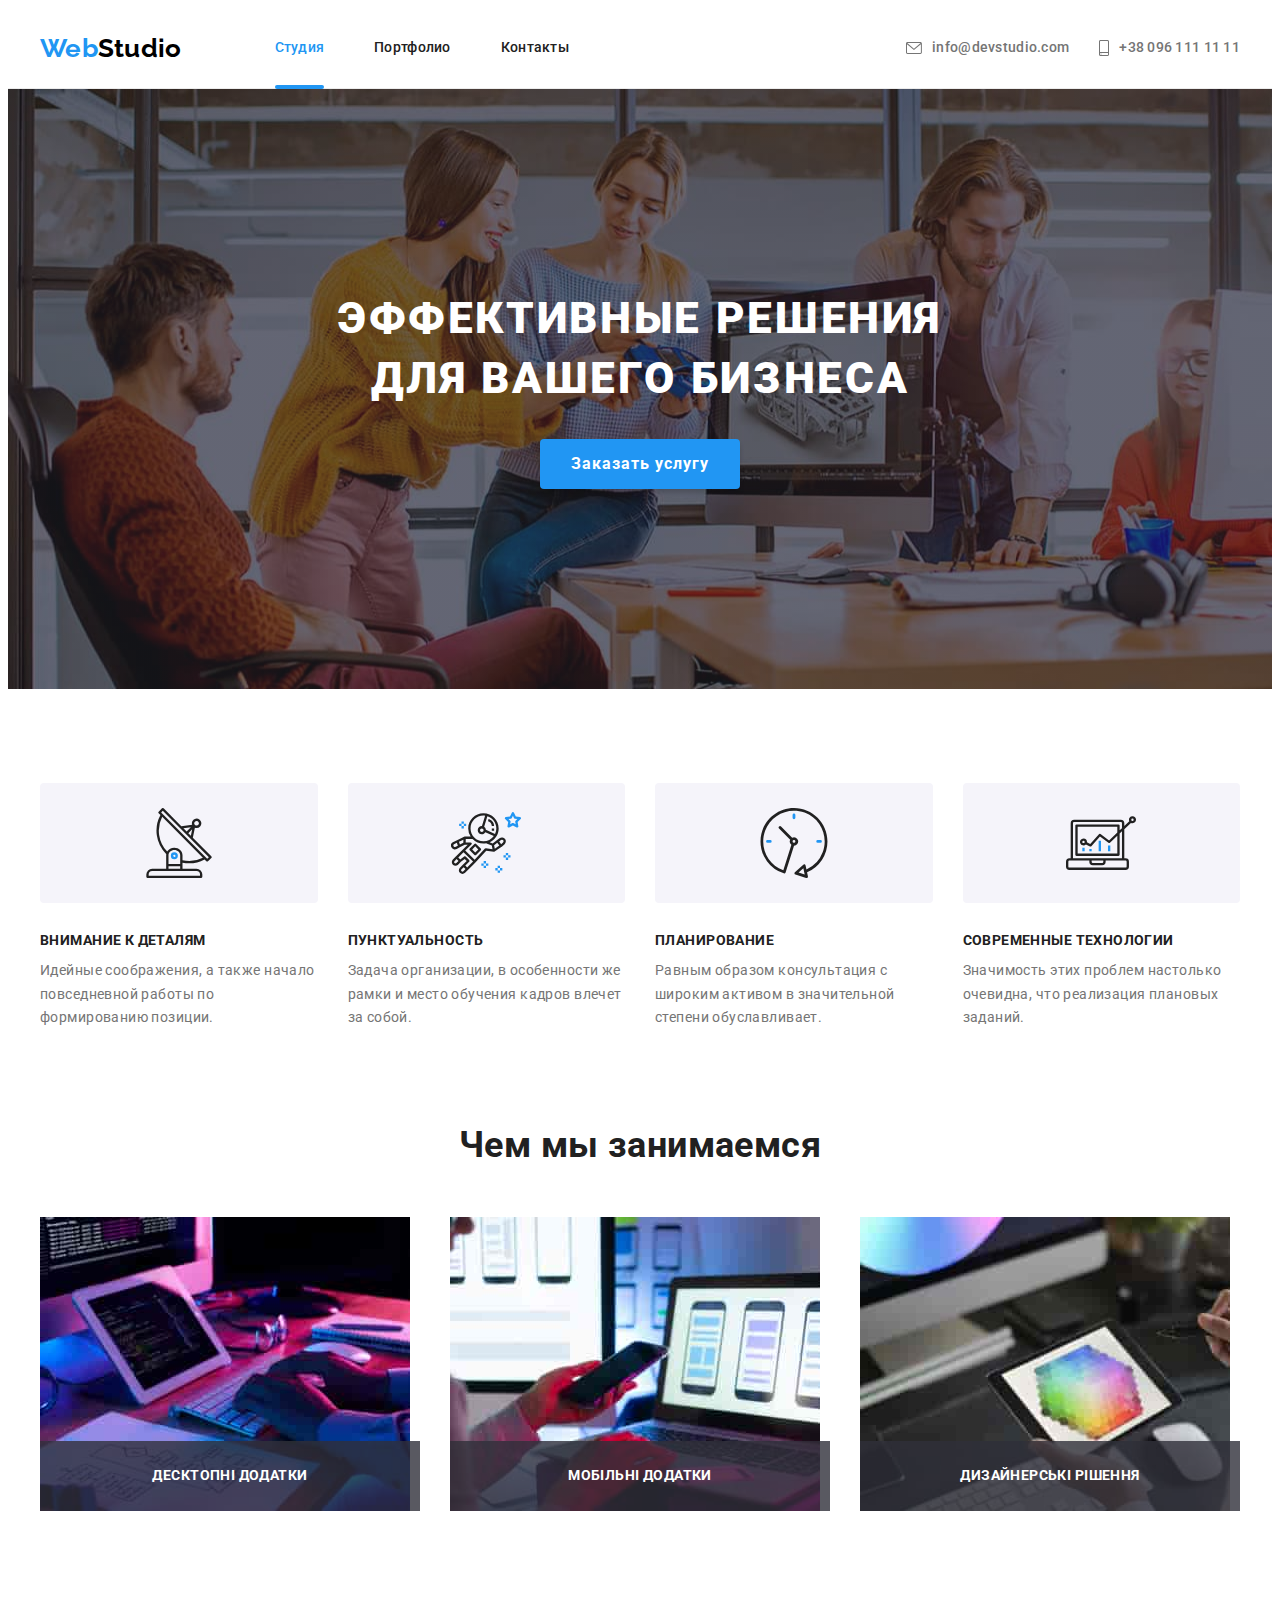
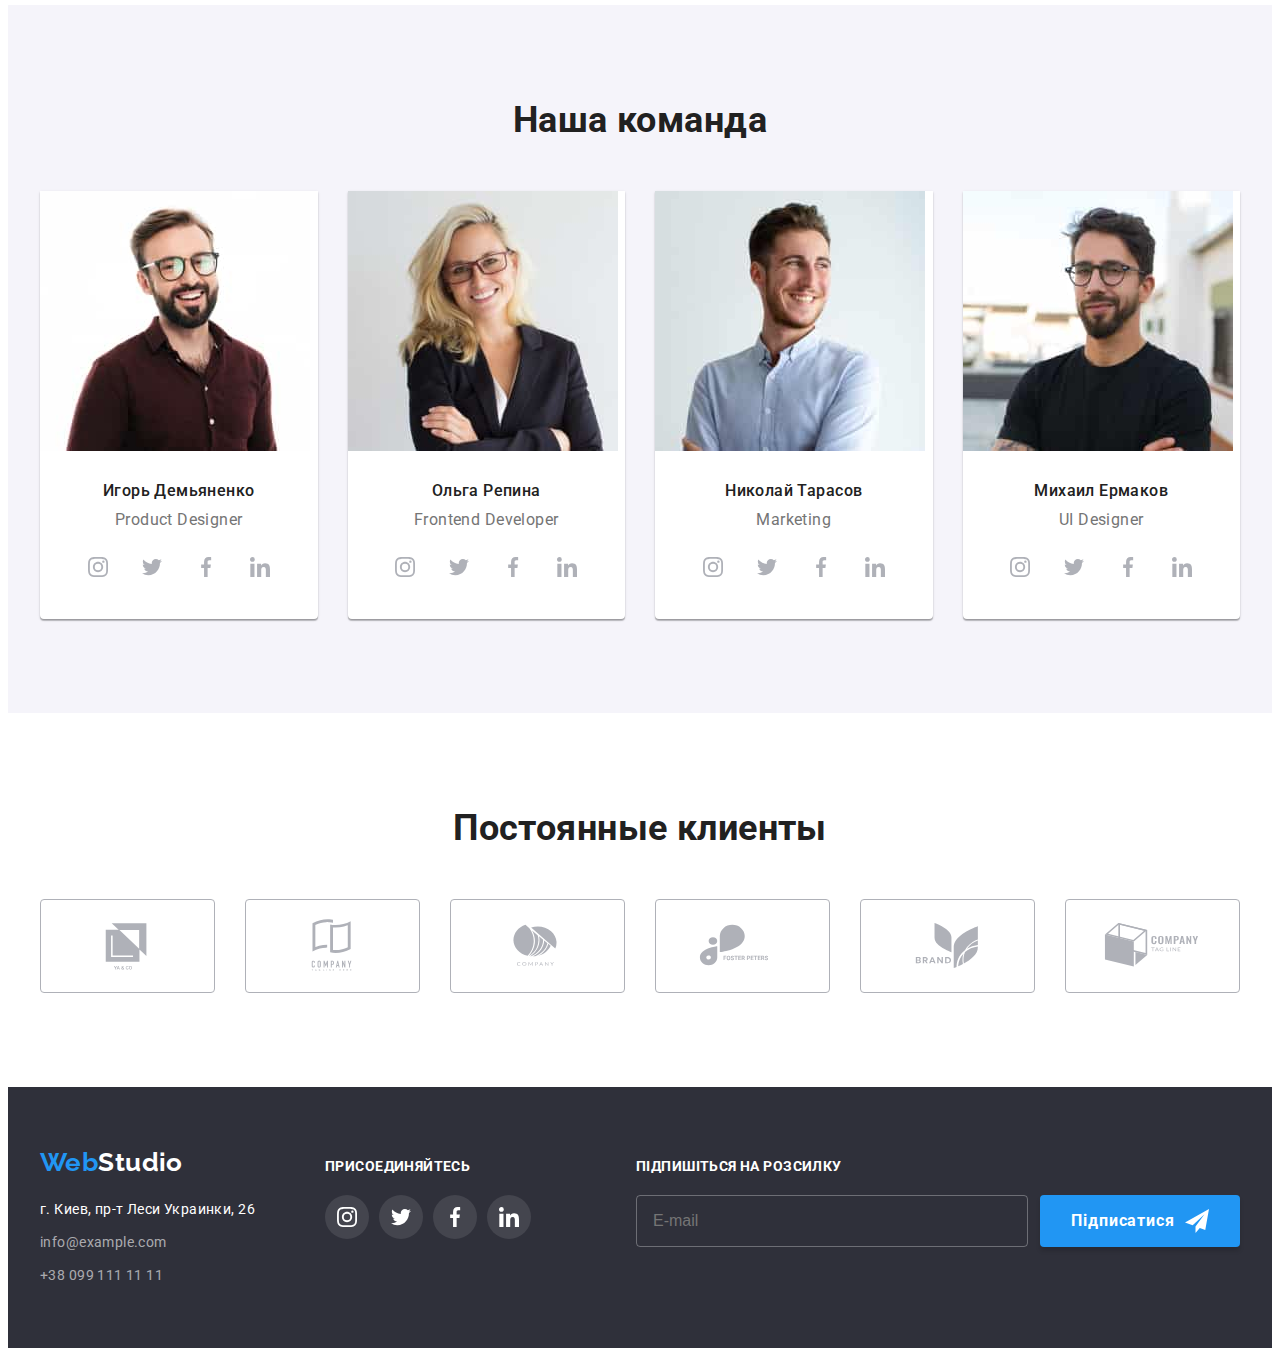
<file: index.html>
<!DOCTYPE html>
<html lang="ru">
  <head>
    <meta charset="UTF-8" />
    <meta http-equiv="X-UA-Compatible" content="IE=edge" />
    <meta name="viewport" content="width=device-width, initial-scale=1.0" />
    <title>Document</title>
    <!-- Fonts -->
    <link rel="preconnect" href="https://fonts.googleapis.com" />
    <link rel="preconnect" href="https://fonts.gstatic.com" crossorigin />
    <link
      href="https://fonts.googleapis.com/css2?family=Raleway:wght@700&family=Roboto:wght@400;500;700;900&display=swap"
      rel="stylesheet"
    />
    <!-- Normalize -->
    <link
      rel="stylesheet"
      href="https://cdnjs.cloudflare.com/ajax/libs/modern-normalize/1.1.0/modern-normalize.min.css"
      integrity="sha512-wpPYUAdjBVSE4KJnH1VR1HeZfpl1ub8YT/NKx4PuQ5NmX2tKuGu6U/JRp5y+Y8XG2tV+wKQpNHVUX03MfMFn9Q=="
      crossorigin="anonymous"
      referrerpolicy="no-referrer"
    />
    <!-- Custom styles -->
    <link rel="stylesheet" href="./css/styles.css" />
  </head>

  <body>
    <!-- Шапка сайта -->
    <header class="header">
      <div class="container header-container">
        <a class="link logo" href="">Web<span class="logo-header">Studio</span></a>
        <nav class="nav">
          <ul class="list header-list">
            <li><a class="link nav-link active" href="">Студия</a></li>
            <li><a class="link nav-link" href="./portfolio.html">Портфолио</a></li>
            <li><a class="link nav-link" href="">Контакты</a></li>
          </ul>
        </nav>
        <ul class="list header-contacts">
          <li class="contact-item">
            <a class="link contacts-link" href="mailto:info@devstudio.com" aria-label="mail">
              <svg class="contacts-icon" width="16" height="12">
                <use href="./images/icons.svg#envelope"></use>
              </svg>
              info@devstudio.com</a
            >
          </li>
          <li class="contact-item">
            <a class="link contacts-link" href="tel:+380961111111" aria-label="phone">
              <svg class="contacts-icon" width="10" height="16">
                <use href="./images/icons.svg#smartphone"></use>
              </svg>
              +38 096 111 11 11</a
            >
          </li>
        </ul>
      </div>
    </header>
    <main>
      <!-- Hero -->
      <section class="hero">
        <div class="container">
          <h1 class="hero-title">Эффективные решения для вашего бизнеса</h1>
          <button class="btn hero-btn" type="button" data-modal-open>Заказать услугу</button>
        </div>
      </section>
      <!-- Контент -->
      <section class="section">
        <div class="container">
          <h2 class="visually-hidden">Описание</h2>
          <ul class="list card-set description-list">
            <li class="card-item">
              <div class="description-box">
                <svg class="" width="70" height="70">
                  <use href="./images/icons.svg#antenna"></use>
                </svg>
              </div>
              <h3 class="description-item">Внимание к деталям</h3>
              <p>
                Идейные соображения, а также начало повседневной работы по формированию позиции.
              </p>
            </li>
            <li class="card-item">
              <div class="description-box">
                <svg class="" width="70" height="70">
                  <use href="./images/icons.svg#astronaut"></use>
                </svg>
              </div>
              <h3 class="description-item">Пунктуальность</h3>
              <p>
                Задача организации, в особенности же рамки и место обучения кадров влечет за собой.
              </p>
            </li>
            <li class="card-item">
              <div class="description-box">
                <svg class="" width="70" height="70">
                  <use href="./images/icons.svg#clock"></use>
                </svg>
              </div>
              <h3 class="description-item">Планирование</h3>
              <p>
                Равным образом консультация с широким активом в значительной степени обуславливает.
              </p>
            </li>
            <li class="card-item">
              <div class="description-box">
                <svg class="" width="70" height="70">
                  <use href="./images/icons.svg#diagram"></use>
                </svg>
              </div>
              <h3 class="description-item">Современные технологии</h3>
              <p>Значимость этих проблем настолько очевидна, что реализация плановых заданий.</p>
            </li>
          </ul>
        </div>
      </section>
      <!-- About -->
      <section class="section about">
        <div class="container">
          <h2 class="section-title">Чем мы занимаемся</h2>
          <ul class="list about-list card-set">
            <li class="card-item">
              <img src="./images/about/img1.jpg" alt="Набирает код" width="370" height="294" />
              <div class="about-title">
                <p>Десктопні додатки</p>
              </div>
            </li>
            <li class="card-item">
              <img src="./images/about/img2.jpg" alt="Листает ленту" width="370" height="294" />
              <div class="about-title">
                <p>Мобільні додатки</p>
              </div>
            </li>
            <li class="card-item">
              <img src="./images/about/img3.jpg" alt="Играет в игру" width="370" height="294" />
              <div class="about-title">
                <p>Дизайнерські рішення</p>
              </div>
            </li>
          </ul>
        </div>
      </section>
      <!-- Teem -->
      <section class="team section">
        <div class="container">
          <h2 class="section-title">Наша команда</h2>
          <ul class="list card-set">
            <li class="team-card card-item">
              <img
                class="team-foto"
                src="./images/teem/tm1.jpg"
                alt="Игорь Демьяненко"
                width="270"
                height="260"
              />
              <h3 class="team-name">Игорь Демьяненко</h3>
              <p class="team-prof">Product Designer</p>
              <ul class="list social">
                <li class="social-item">
                  <a
                    class="link social-link"
                    href=""
                    target="_blank"
                    rel="noopener noreferrer"
                    aria-label="instagram"
                  >
                    <svg class="team-icon" width="20" height="20">
                      <use href="./images/icons.svg#instagram"></use>
                    </svg>
                  </a>
                </li>
                <li class="social-item">
                  <a
                    class="link social-link"
                    href=""
                    target="_blank"
                    rel="noopener noreferrer"
                    aria-label="twitter"
                  >
                    <svg class="team-icon" width="20" height="20">
                      <use href="./images/icons.svg#twitter"></use>
                    </svg>
                  </a>
                </li>
                <li class="social-item">
                  <a
                    class="link social-link"
                    href=""
                    target="_blank"
                    rel="noopener noreferrer"
                    aria-label="facebook"
                  >
                    <svg class="team-icon" width="20" height="20">
                      <use href="./images/icons.svg#facebook"></use>
                    </svg>
                  </a>
                </li>
                <li class="social-item">
                  <a
                    class="link social-link"
                    href=""
                    target="_blank"
                    rel="noopener noreferrer"
                    aria-label="linkedin"
                  >
                    <svg class="team-icon" width="20" height="20">
                      <use href="./images/icons.svg#linkedin"></use>
                    </svg>
                  </a>
                </li>
              </ul>
            </li>
            <li class="team-card card-item">
              <img
                class="team-foto"
                src="./images/teem/tm2.jpg"
                alt="Ольга Репина"
                width="270"
                height="260"
              />
              <h3 class="team-name">Ольга Репина</h3>
              <p class="team-prof">Frontend Developer</p>
              <ul class="list social">
                <li class="social-item">
                  <a
                    class="link social-link"
                    href=""
                    target="_blank"
                    rel="noopener noreferrer"
                    aria-label="instagram"
                  >
                    <svg class="team-icon" width="20" height="20">
                      <use href="./images/icons.svg#instagram"></use>
                    </svg>
                  </a>
                </li>
                <li class="social-item">
                  <a
                    class="link social-link"
                    href=""
                    target="_blank"
                    rel="noopener noreferrer"
                    aria-label="twitter"
                  >
                    <svg class="team-icon" width="20" height="20">
                      <use href="./images/icons.svg#twitter"></use>
                    </svg>
                  </a>
                </li>
                <li class="social-item">
                  <a
                    class="link social-link"
                    href=""
                    target="_blank"
                    rel="noopener noreferrer"
                    aria-label="facebook"
                  >
                    <svg class="team-icon" width="20" height="20">
                      <use href="./images/icons.svg#facebook"></use>
                    </svg>
                  </a>
                </li>
                <li class="social-item">
                  <a
                    class="link social-link"
                    href=""
                    target="_blank"
                    rel="noopener noreferrer"
                    aria-label="linkedin"
                  >
                    <svg class="team-icon" width="20" height="20">
                      <use href="./images/icons.svg#linkedin"></use>
                    </svg>
                  </a>
                </li>
              </ul>
            </li>
            <li class="team-card card-item">
              <img
                class="team-foto"
                src="./images/teem/tm3.jpg"
                alt="Николай Тарасов"
                width="270"
                height="260"
              />
              <h3 class="team-name">Николай Тарасов</h3>
              <p class="team-prof">Marketing</p>
              <ul class="list social">
                <li class="social-item">
                  <a
                    class="link social-link"
                    href=""
                    target="_blank"
                    rel="noopener noreferrer"
                    aria-label="instagram"
                  >
                    <svg class="team-icon" width="20" height="20">
                      <use href="./images/icons.svg#instagram"></use>
                    </svg>
                  </a>
                </li>
                <li class="social-item">
                  <a
                    class="link social-link"
                    href=""
                    target="_blank"
                    rel="noopener noreferrer"
                    aria-label="twitter"
                  >
                    <svg class="team-icon" width="20" height="20">
                      <use href="./images/icons.svg#twitter"></use>
                    </svg>
                  </a>
                </li>
                <li class="social-item">
                  <a
                    class="link social-link"
                    href=""
                    target="_blank"
                    rel="noopener noreferrer"
                    aria-label="facebook"
                  >
                    <svg class="team-icon" width="20" height="20">
                      <use href="./images/icons.svg#facebook"></use>
                    </svg>
                  </a>
                </li>
                <li class="social-item">
                  <a
                    class="link social-link"
                    href=""
                    target="_blank"
                    rel="noopener noreferrer"
                    aria-label="linkedin"
                  >
                    <svg class="team-icon" width="20" height="20">
                      <use href="./images/icons.svg#linkedin"></use>
                    </svg>
                  </a>
                </li>
              </ul>
            </li>
            <li class="team-card card-item">
              <img
                class="team-foto"
                src="./images/teem/tm4.jpg"
                alt="Михаил Ермаков"
                width="270"
                height="260"
              />
              <h3 class="team-name">Михаил Ермаков</h3>
              <p class="team-prof">UI Designer</p>
              <ul class="list social">
                <li class="social-item">
                  <a
                    class="link social-link"
                    href=""
                    target="_blank"
                    rel="noopener noreferrer"
                    aria-label="instagram"
                  >
                    <svg class="team-icon" width="20" height="20">
                      <use href="./images/icons.svg#instagram"></use>
                    </svg>
                  </a>
                </li>
                <li class="social-item">
                  <a
                    class="link social-link"
                    href=""
                    target="_blank"
                    rel="noopener noreferrer"
                    aria-label="twitter"
                  >
                    <svg class="team-icon" width="20" height="20">
                      <use href="./images/icons.svg#twitter"></use>
                    </svg>
                  </a>
                </li>
                <li class="social-item">
                  <a
                    class="link social-link"
                    href=""
                    target="_blank"
                    rel="noopener noreferrer"
                    aria-label="facebook"
                  >
                    <svg class="team-icon" width="20" height="20">
                      <use href="./images/icons.svg#facebook"></use>
                    </svg>
                  </a>
                </li>
                <li class="social-item">
                  <a
                    class="link social-link"
                    href=""
                    target="_blank"
                    rel="noopener noreferrer"
                    aria-label="linkedin"
                  >
                    <svg class="team-icon" width="20" height="20">
                      <use href="./images/icons.svg#linkedin"></use>
                    </svg>
                  </a>
                </li>
              </ul>
            </li>
          </ul>
        </div>
      </section>
      <!-- Клиенты -->
      <section class="section">
        <div class="container">
          <h2 class="section-title">Постоянные клиенты</h2>
          <ul class="list card-set client-list">
            <li class="card-item">
              <a class="link client-link" href="" aria-label="logo">
                <svg class="client-icon" width="106" height="60">
                  <use href="./images/icons.svg#logo1"></use>
                </svg>
              </a>
            </li>
            <li class="card-item">
              <a class="link client-link" href="" aria-label="logo">
                <svg class="client-icon" width="106" height="60">
                  <use href="./images/icons.svg#logo2"></use>
                </svg>
              </a>
            </li>
            <li class="card-item">
              <a class="link client-link" href="" aria-label="logo">
                <svg class="client-icon" width="106" height="60">
                  <use href="./images/icons.svg#logo3"></use>
                </svg>
              </a>
            </li>
            <li class="card-item">
              <a class="link client-link" href="" aria-label="logo">
                <svg class="client-icon" width="106" height="60">
                  <use href="./images/icons.svg#logo4"></use>
                </svg>
              </a>
            </li>
            <li class="card-item">
              <a class="link client-link" href="" aria-label="logo">
                <svg class="client-icon" width="106" height="60">
                  <use href="./images/icons.svg#logo5"></use>
                </svg>
              </a>
            </li>
            <li class="card-item">
              <a class="link client-link" href="" aria-label="logo">
                <svg class="client-icon" width="106" height="60">
                  <use href="./images/icons.svg#logo6"></use>
                </svg>
              </a>
            </li>
          </ul>
        </div>
      </section>
    </main>
    <footer class="footer">
      <div class="container footer-box">
        <div class="footer-content">
          <a class="link logo" href="">Web<span class="logo-footer">Studio</span></a>
          <address class="address">
            <ul class="list address-list">
              <li>
                <a
                  class="link address-link"
                  href="https://goo.gl/maps/Pd6uUxVSm1AgarqQ9"
                  target="_blank"
                  rel="noopener noreferrer"
                  >г. Киев, пр-т Леси Украинки, 26</a
                >
              </li>
              <li>
                <a class="link address-link" href="mailto:info@example.com">info@example.com</a>
              </li>
              <li><a class="link address-link" href="tel:+380991111111">+38 099 111 11 11</a></li>
            </ul>
          </address>
        </div>
        <div class="footer-content">
          <h2 class="footer-title">Присоединяйтесь</h2>
          <ul class="list social">
            <li>
              <a
                class="link social-link"
                href=""
                target="_blank"
                rel="noopener noreferrer"
                aria-label="instagram"
              >
                <svg class="footer-icon" width="20" height="20">
                  <use href="./images/icons.svg#instagram"></use>
                </svg>
              </a>
            </li>
            <li>
              <a
                class="link social-link"
                href=""
                target="_blank"
                rel="noopener noreferrer"
                aria-label="twitter"
              >
                <svg class="footer-icon" width="20" height="20">
                  <use href="./images/icons.svg#twitter"></use>
                </svg>
              </a>
            </li>
            <li>
              <a
                class="link social-link"
                href=""
                target="_blank"
                rel="noopener noreferrer"
                aria-label="facebook"
              >
                <svg class="footer-icon" width="20" height="20">
                  <use href="./images/icons.svg#facebook"></use>
                </svg>
              </a>
            </li>
            <li>
              <a
                class="link social-link"
                href=""
                target="_blank"
                rel="noopener noreferrer"
                aria-label="linkedin"
              >
                <svg class="footer-icon" width="20" height="20">
                  <use href="./images/icons.svg#linkedin"></use>
                </svg>
              </a>
            </li>
          </ul>
        </div>
        <div class="footer-content">
          <h2 class="footer-title">Підпишіться на розсилку</h2>
          <form class="send">
            <label class="footer-lable">
              <input class="send-input" type="email" name="send-email" placeholder="E-mail" />
            </label>
            <button class="btn hero-btn send-btn" type="submit">
              Підписатися
              <svg width="24" height="24">
                <use href="./images/icons.svg#icon-send"></use>
              </svg>
            </button>
          </form>
        </div>
      </div>
    </footer>
    <!-- Modal window -->
    <div class="backdrop is-hidden" data-modal>
      <div class="modal">
        <button class="modal-btn" type="button" data-modal-close>
          <svg class="modal-icon" width="18" height="18">
            <use href="./images/icons.svg#close"></use>
          </svg>
        </button>
        <form class="reqister-form">
          <strong class="reqister-form-title">Залиште свої дані, ми вам передзвонимо</strong>
          <div class="reqister-form-group" role="group">
            <label class="reqister-form-wrap">
              <span class="reqister-form-label">Ім'я</span>
              <span class="position-icon">
                <input class="reqister-form-input" name="name" type="text" />
                <svg class="reqister-form-icon" width="18" height="18">
                  <use href="./images/icons.svg#name"></use>
                </svg>
              </span>
            </label>
            <label class="reqister-form-wrap">
              <span class="reqister-form-label">Телефон</span>
              <span class="position-icon">
                <input class="reqister-form-input" name="phone" type="tel" />
                <svg class="reqister-form-icon" width="18" height="18">
                  <use href="./images/icons.svg#phone"></use>
                </svg>
              </span>
            </label>
            <label class="reqister-form-wrap">
              <span class="reqister-form-label">Пошта</span>
              <span class="position-icon">
                <input class="reqister-form-input" name="email" type="email" />
                <svg class="reqister-form-icon" width="18" height="18">
                  <use href="./images/icons.svg#email"></use>
                </svg>
              </span>
            </label>
            <label class="reqister-form-wrap">
              <span class="reqister-form-label">Коментар</span>
              <textarea
                class="reqister-form-message"
                name="comment"
                rows="5"
                placeholder="Введіть текст"
              ></textarea>
            </label>
          </div>
          <label class="reqister-form-agreement">
            <input class="reqister-checkbox visually-hidden" type="checkbox" name="checkbox" />
            <svg class="reqister-check" width="16" height="15">
              <use class="reqister-form-uncheck" href="./images/icons.svg#checkbox-border"></use>
              <use class="reqister-form-check" href="./images/icons.svg#icon-check"></use>
            </svg>
            <span class="checkbox-text"
              >Погоджуюся з розсилкою та приймаю
              <a class="checkbox-link" href="">Умови договору</a>
            </span>
          </label>
          <button class="btn hero-btn" type="submit">Відправити</button>
        </form>
      </div>
    </div>
    <script src="./js/modal.js"></script>
  </body>
</html>
</file>
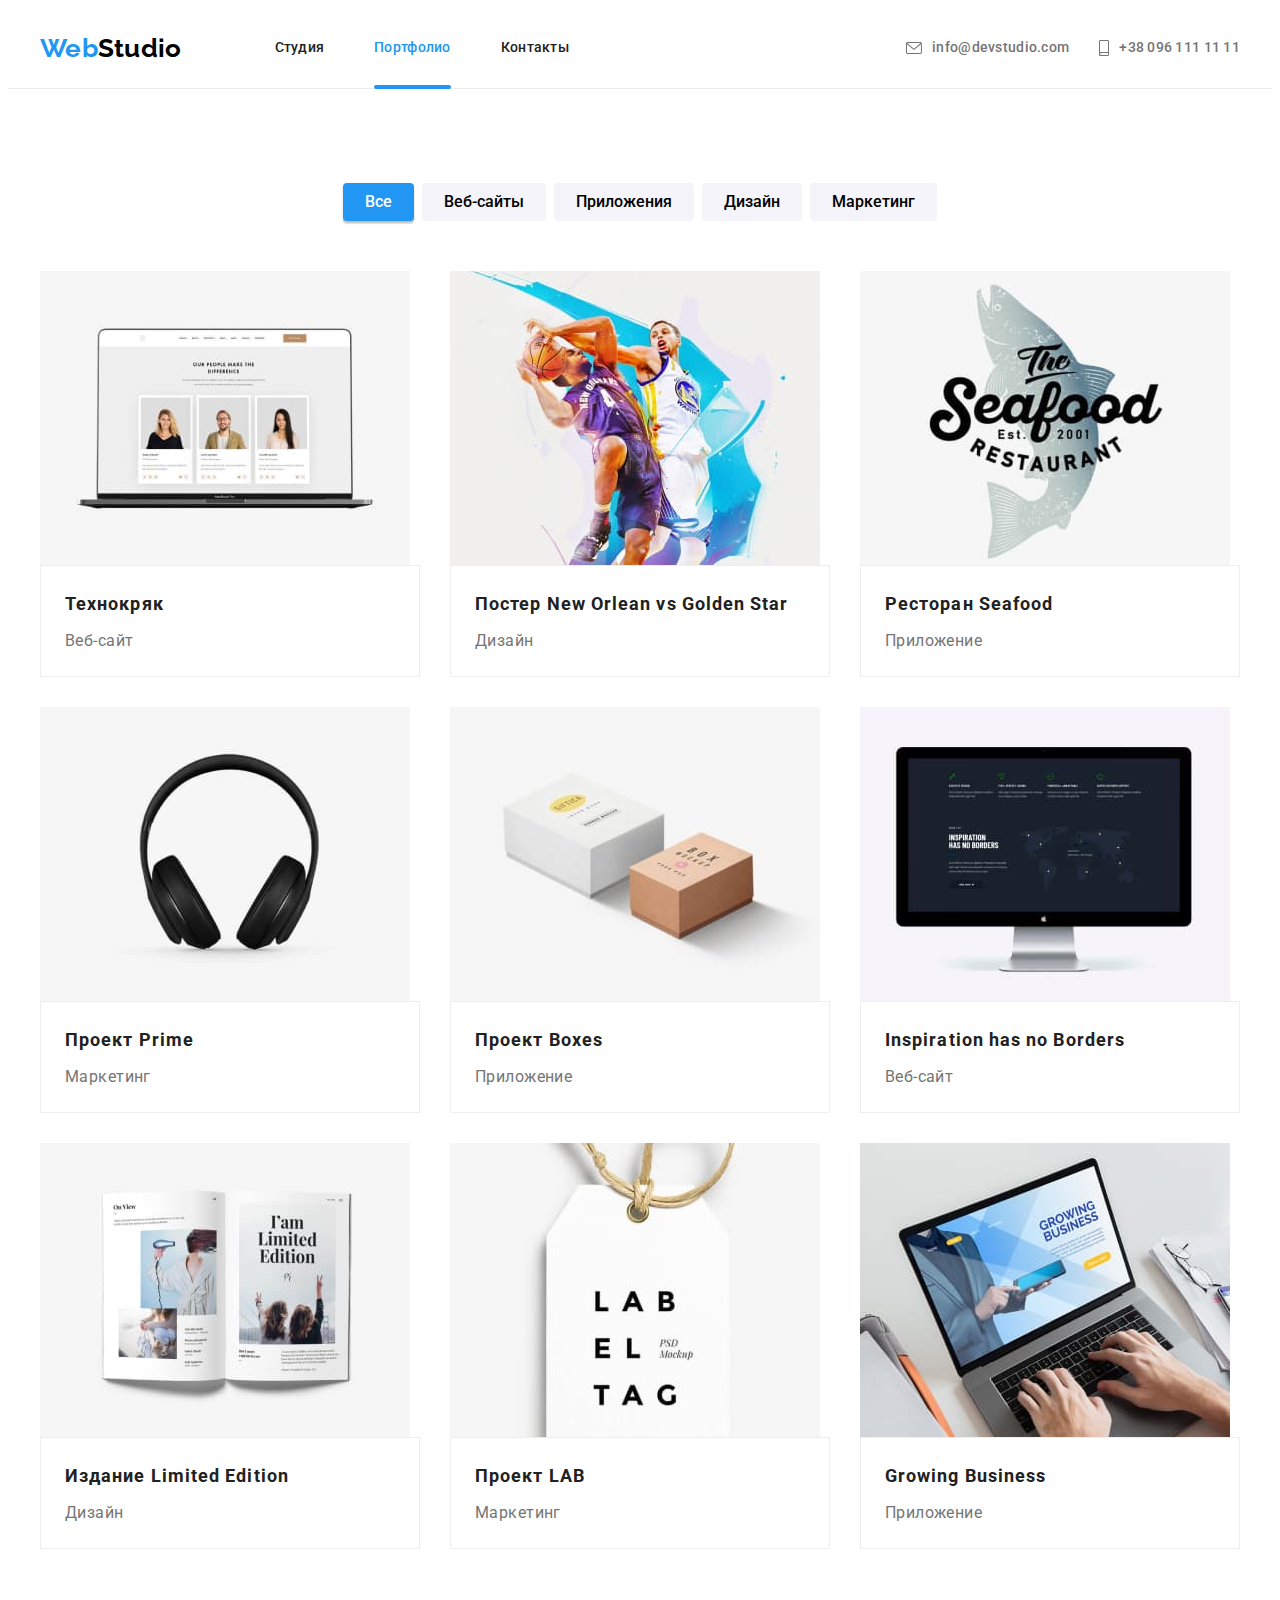
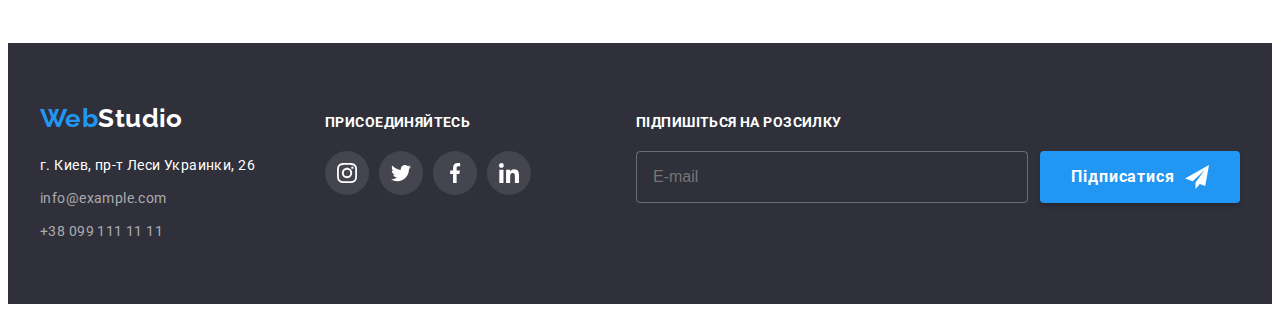
<file: portfolio.html>
<!DOCTYPE html>
<html lang="ru">
  <head>
    <meta charset="UTF-8" />
    <meta http-equiv="X-UA-Compatible" content="IE=edge" />
    <meta name="viewport" content="width=device-width, initial-scale=1.0" />
    <title>Portfolio</title>
    <!-- Fonts -->
    <link rel="preconnect" href="https://fonts.googleapis.com" />
    <link rel="preconnect" href="https://fonts.gstatic.com" crossorigin />
    <link
      href="https://fonts.googleapis.com/css2?family=Raleway:wght@700&family=Roboto:wght@400;500;700;900&display=swap"
      rel="stylesheet"
    />
    <!-- Normalize -->
    <link
      rel="stylesheet"
      href="https://cdnjs.cloudflare.com/ajax/libs/modern-normalize/1.1.0/modern-normalize.min.css"
      integrity="sha512-wpPYUAdjBVSE4KJnH1VR1HeZfpl1ub8YT/NKx4PuQ5NmX2tKuGu6U/JRp5y+Y8XG2tV+wKQpNHVUX03MfMFn9Q=="
      crossorigin="anonymous"
      referrerpolicy="no-referrer"
    />
    <!-- Custom styles -->
    <link rel="stylesheet" href="./css/styles.css" />
  </head>
  <body>
    <!-- Шапка сайта -->
    <header class="header">
      <div class="container header-container">
        <a class="link logo" href="">Web<span class="logo-header">Studio</span></a>
        <nav class="nav">
          <ul class="list header-list">
            <li><a class="link nav-link" href="./index.html">Студия</a></li>
            <li><a class="link nav-link active" href="">Портфолио</a></li>
            <li><a class="link nav-link" href="">Контакты</a></li>
          </ul>
        </nav>
        <ul class="list header-contacts">
          <li class="contact-item">
            <a class="link contacts-link" href="mailto:info@devstudio.com" aria-label="mail">
              <svg class="contacts-icon" width="16" height="12">
                <use href="./images/icons.svg#envelope"></use>
              </svg>
              info@devstudio.com</a
            >
          </li>
          <li class="contact-item">
            <a class="link contacts-link" href="tel:+380961111111" aria-label="phone">
              <svg class="contacts-icon" width="10" height="16">
                <use href="./images/icons.svg#smartphone"></use>
              </svg>
              +38 096 111 11 11</a
            >
          </li>
        </ul>
      </div>
    </header>
    <main>
      <!-- Портфолио -->
      <section class="section">
        <div class="container">
          <h1 class="visually-hidden">Портфолио</h1>
          <ul class="list portfolio-filter">
            <li><button class="btn filter-btn current" type="button">Все</button></li>
            <li><button class="btn filter-btn" type="button">Веб-сайты</button></li>
            <li><button class="btn filter-btn" type="button">Приложения</button></li>
            <li><button class="btn filter-btn" type="button">Дизайн</button></li>
            <li><button class="btn filter-btn" type="button">Маркетинг</button></li>
          </ul>
          <ul class="list portfolio-list card-set">
            <li class="card-item portfolio-item">
              <a class="link portfolio-link" href="">
                <div class="overlay">
                  <img src="./images/portfolio/port1.jpg" alt="Ноутбук" width="370" height="294" />
                  <p class="overlay-text">
                    Ресурс пропонує комплексні пропозиції з різним рівнем функціоналу та сервісів.
                    Все це дозволить відвідувачу отримати вичерпні відомості про компанію чи
                    приватну особу.
                  </p>
                </div>
                <div class="portfolio-block">
                  <h2 class="portfolio-title">Технокряк</h2>
                  <p class="portfolio-text">Веб-сайт</p>
                </div></a
              >
            </li>
            <li class="card-item portfolio-item">
              <a class="link portfolio-link" href="">
                <div class="overlay">
                  <img src="./images/portfolio/port2.jpg" alt="Постер" width="370" height="294" />
                  <p class="overlay-text">
                    Ресурс пропонує комплексні пропозиції з різним рівнем функціоналу та сервісів.
                    Все це дозволить відвідувачу отримати вичерпні відомості про компанію чи
                    приватну особу.
                  </p>
                </div>
                <div class="portfolio-block">
                  <h2 class="portfolio-title">Постер New Orlean vs Golden Star</h2>
                  <p class="portfolio-text">Дизайн</p>
                </div></a
              >
            </li>
            <li class="card-item portfolio-item">
              <a class="link portfolio-link" href="">
                <div class="overlay">
                  <img src="./images/portfolio/port3.jpg" alt="Логотип" width="370" height="294" />
                  <p class="overlay-text">
                    Ресурс пропонує комплексні пропозиції з різним рівнем функціоналу та сервісів.
                    Все це дозволить відвідувачу отримати вичерпні відомості про компанію чи
                    приватну особу.
                  </p>
                </div>
                <div class="portfolio-block">
                  <h2 class="portfolio-title">Ресторан Seafood</h2>
                  <p class="portfolio-text">Приложение</p>
                </div></a
              >
            </li>
            <li class="card-item portfolio-item">
              <a class="link portfolio-link" href=""
                ><img src="./images/portfolio/port4.jpg" alt="Наушники" width="370" height="294" />
                <div class="portfolio-block">
                  <h2 class="portfolio-title">Проект Prime</h2>
                  <p class="portfolio-text">Маркетинг</p>
                </div></a
              >
            </li>
            <li class="card-item portfolio-item">
              <a class="link portfolio-link" href=""
                ><img src="./images/portfolio/port5.jpg" alt="Коробка" width="370" height="294" />
                <div class="portfolio-block">
                  <h2 class="portfolio-title">Проект Boxes</h2>
                  <p class="portfolio-text">Приложение</p>
                </div></a
              >
            </li>
            <li class="card-item portfolio-item">
              <a class="link portfolio-link" href=""
                ><img src="./images/portfolio/port6.jpg" alt="ПК" width="370" height="294" />
                <div class="portfolio-block">
                  <h2 class="portfolio-title">Inspiration has no Borders</h2>
                  <p class="portfolio-text">Веб-сайт</p>
                </div></a
              >
            </li>
            <li class="card-item portfolio-item">
              <a class="link portfolio-link" href=""
                ><img src="./images/portfolio/port7.jpg" alt="Книга" width="370" height="294" />
                <div class="portfolio-block">
                  <h2 class="portfolio-title">Издание Limited Edition</h2>
                  <p class="portfolio-text">Дизайн</p>
                </div></a
              >
            </li>
            <li class="card-item portfolio-item">
              <a class="link portfolio-link" href=""
                ><img src="./images/portfolio/port8.jpg" alt="Бирка" width="370" height="294" />
                <div class="portfolio-block">
                  <h2 class="portfolio-title">Проект LAB</h2>
                  <p class="portfolio-text">Маркетинг</p>
                </div></a
              >
            </li>
            <li class="card-item portfolio-item">
              <a class="link portfolio-link" href=""
                ><img src="./images/portfolio/port9.jpg" alt="Ноутбук" width="370" height="294" />
                <div class="portfolio-block">
                  <h2 class="portfolio-title">Growing Business</h2>
                  <p class="portfolio-text">Приложение</p>
                </div></a
              >
            </li>
          </ul>
        </div>
      </section>
    </main>
    <footer class="footer">
      <div class="container footer-box">
        <div class="footer-content">
          <a class="link logo" href="">Web<span class="logo-footer">Studio</span></a>
          <address class="address">
            <ul class="list address-list">
              <li>
                <a
                  class="link address-link"
                  href="https://goo.gl/maps/Pd6uUxVSm1AgarqQ9"
                  target="_blank"
                  rel="noopener noreferrer"
                  >г. Киев, пр-т Леси Украинки, 26</a
                >
              </li>
              <li>
                <a class="link address-link" href="mailto:info@example.com">info@example.com</a>
              </li>
              <li><a class="link address-link" href="tel:+380991111111">+38 099 111 11 11</a></li>
            </ul>
          </address>
        </div>
        <div class="footer-content">
          <h2 class="footer-title">Присоединяйтесь</h2>
          <ul class="list social">
            <li>
              <a
                class="link social-link"
                href=""
                target="_blank"
                rel="noopener noreferrer"
                aria-label="instagram"
              >
                <svg class="footer-icon" width="20" height="20">
                  <use href="./images/icons.svg#instagram"></use>
                </svg>
              </a>
            </li>
            <li>
              <a
                class="link social-link"
                href=""
                target="_blank"
                rel="noopener noreferrer"
                aria-label="twitter"
              >
                <svg class="footer-icon" width="20" height="20">
                  <use href="./images/icons.svg#twitter"></use>
                </svg>
              </a>
            </li>
            <li>
              <a
                class="link social-link"
                href=""
                target="_blank"
                rel="noopener noreferrer"
                aria-label="facebook"
              >
                <svg class="footer-icon" width="20" height="20">
                  <use href="./images/icons.svg#facebook"></use>
                </svg>
              </a>
            </li>
            <li>
              <a
                class="link social-link"
                href=""
                target="_blank"
                rel="noopener noreferrer"
                aria-label="linkedin"
              >
                <svg class="footer-icon" width="20" height="20">
                  <use href="./images/icons.svg#linkedin"></use>
                </svg>
              </a>
            </li>
          </ul>
        </div>
        <div class="footer-content">
          <h2 class="footer-title">Підпишіться на розсилку</h2>
          <form class="send">
            <label class="footer-lable">
              <input class="send-input" type="email" name="send-email" placeholder="E-mail" />
            </label>
            <button class="btn hero-btn send-btn" type="submit">
              Підписатися
              <svg width="24" height="24">
                <use href="./images/icons.svg#icon-send"></use>
              </svg>
            </button>
          </form>
        </div>
      </div>
    </footer>
  </body>
</html>
</file>
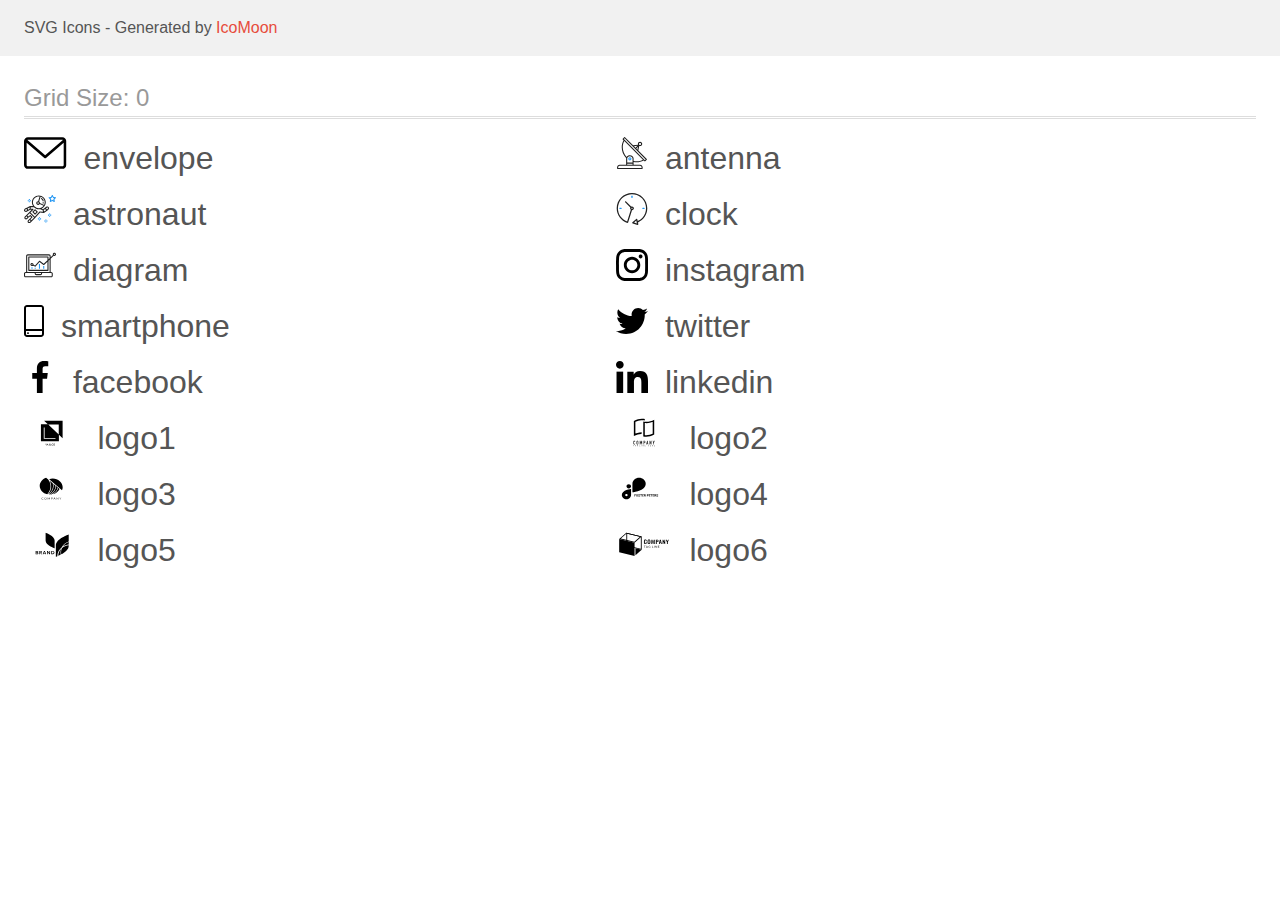
<file: images/icons/icomoon/demo.html>
<!doctype html>
<html>
<head>
    <title>IcoMoon - SVG Icons</title>
    <meta charset="utf-8">
    <meta name="viewport" content="width=device-width, initial-scale=1">
    <link rel="stylesheet" href="demo-files/demo.css">
    <link rel="stylesheet" href="style.css">
</head>
<body>
<svg aria-hidden="true" style="position: absolute; width: 0; height: 0; overflow: hidden;" version="1.1" xmlns="http://www.w3.org/2000/svg" xmlns:xlink="http://www.w3.org/1999/xlink">
<defs>
<symbol id="envelope" viewBox="0 0 43 32">
<path d="M38.667 0h-34.667c-2.206 0-4 1.794-4 4v24c0 2.206 1.794 4 4 4h34.667c2.206 0 4-1.794 4-4v-24c0-2.206-1.794-4-4-4zM38.667 2.667c0.181 0 0.353 0.038 0.511 0.103l-17.844 15.466-17.844-15.466c0.158-0.066 0.33-0.103 0.511-0.103h34.667zM38.667 29.333h-34.667c-0.736 0-1.333-0.598-1.333-1.333v-22.413l17.793 15.421c0.251 0.217 0.563 0.326 0.874 0.326s0.622-0.108 0.874-0.326l17.793-15.421v22.413c0 0.736-0.598 1.333-1.333 1.333z"></path>
</symbol>
<symbol id="antenna" viewBox="0 0 32 32">
<path fill="#212121" style="fill: var(--color1, #212121)" d="M30.773 22.098l-8.443-8.505 0.937-4.615c0.242 0.094 0.499 0.144 0.758 0.146h0.006c1.192 0.014 2.17-0.941 2.184-2.133s-0.941-2.17-2.133-2.184c-1.192-0.014-2.17 0.941-2.184 2.133-0.003 0.255 0.039 0.509 0.125 0.749l-4.96 0.605-8.091-8.133c-0.099-0.101-0.235-0.159-0.377-0.16-0.14 0.001-0.274 0.056-0.373 0.155l-1.513 1.504c-0.208 0.208-0.208 0.546 0 0.754l0.814 0.826c-3.153 5.798-2.129 12.978 2.519 17.663 0.043 0.041 0.092 0.074 0.146 0.098-0.034 0.18-0.051 0.364-0.052 0.547v6.187h-6.4c-1.472 0.002-2.665 1.195-2.667 2.667v1.067c0 0.295 0.239 0.533 0.533 0.533h24.533c0.295 0 0.533-0.239 0.533-0.533v-1.067c-0.002-1.472-1.195-2.665-2.667-2.667h-6.4v-2.742c1.003 0.21 2.024 0.317 3.049 0.32 2.458-0.003 4.877-0.615 7.040-1.783l0.818 0.823c0.099 0.101 0.235 0.159 0.377 0.16 0.14-0.001 0.274-0.056 0.373-0.155l1.513-1.504c0.208-0.208 0.208-0.546 0-0.754zM23.28 6.233c0.418-0.415 1.093-0.414 1.508 0.004s0.414 1.093-0.004 1.508c-0.2 0.199-0.47 0.31-0.752 0.31h-0.003c-0.589-0.003-1.064-0.483-1.061-1.072 0.002-0.282 0.115-0.552 0.314-0.751h-0.002zM22.024 9.738l-0.598 2.946-1.175-1.182 1.774-1.763zM21.419 8.836l-1.92 1.909-1.485-1.493 3.405-0.415zM24.004 28.8c0.884 0 1.6 0.716 1.6 1.6v0.533h-23.467v-0.533c0-0.884 0.716-1.6 1.6-1.6h20.267zM16.537 26.667v1.067h-5.333v-1.067h5.333zM11.204 25.6v-4.053c0-1.294 1.196-2.347 2.667-2.347s2.667 1.053 2.667 2.347v4.053h-5.333zM17.604 23.904v-2.357c0-1.882-1.675-3.413-3.733-3.413-1.331-0.020-2.576 0.657-3.281 1.786-4.058-4.274-4.971-10.645-2.279-15.887l18.602 18.708c-2.872 1.461-6.165 1.873-9.309 1.163zM28.893 23.22l-21.057-21.181 0.755-0.752 7.935 7.98c0.004 0 0.006 0.007 0.010 0.010l13.115 13.191-0.757 0.752z"></path>
<path fill="#2196f3" style="fill: var(--color2, #2196f3)" d="M13.876 20.267h-0.005c-0.884-0.001-1.601 0.714-1.602 1.598s0.714 1.601 1.598 1.602h0.005c0.884 0.001 1.601-0.714 1.602-1.598s-0.714-1.601-1.598-1.602zM14.249 22.245c-0.1 0.1-0.236 0.156-0.378 0.155-0.295-0.002-0.532-0.242-0.531-0.536 0.001-0.141 0.057-0.276 0.157-0.375s0.233-0.154 0.373-0.155c0.295 0.002 0.532 0.241 0.53 0.536-0.001 0.141-0.057 0.276-0.157 0.375h0.005z"></path>
</symbol>
<symbol id="astronaut" viewBox="0 0 32 32">
<path fill="#2196f3" style="fill: var(--color2, #2196f3)" d="M31.974 4.524c-0.063-0.193-0.229-0.333-0.43-0.363l-1.91-0.278-0.855-1.731c-0.179-0.365-0.777-0.365-0.956 0l-0.855 1.731-1.91 0.278c-0.201 0.029-0.367 0.17-0.431 0.363-0.062 0.193-0.011 0.405 0.135 0.547l1.383 1.348-0.326 1.903c-0.034 0.2 0.048 0.402 0.212 0.522 0.166 0.121 0.382 0.135 0.562 0.040l1.709-0.899 1.709 0.899c0.078 0.041 0.164 0.061 0.249 0.061 0.11 0 0.221-0.034 0.314-0.102 0.164-0.119 0.246-0.322 0.212-0.522l-0.326-1.903 1.383-1.348c0.145-0.142 0.197-0.354 0.135-0.547zM29.511 5.851c-0.125 0.122-0.183 0.299-0.153 0.472l0.191 1.114-1-0.526c-0.078-0.041-0.163-0.061-0.249-0.061s-0.17 0.020-0.249 0.061l-1.001 0.526 0.191-1.114c0.030-0.173-0.028-0.349-0.153-0.472l-0.81-0.789 1.119-0.163c0.174-0.025 0.324-0.134 0.402-0.292l0.5-1.013 0.5 1.013c0.078 0.157 0.228 0.267 0.402 0.292l1.119 0.163-0.809 0.789z"></path>
<path fill="#2196f3" style="fill: var(--color2, #2196f3)" d="M26.134 20.522h-1.067v1.067h1.067v-1.067z"></path>
<path fill="#2196f3" style="fill: var(--color2, #2196f3)" d="M26.134 22.656h-1.067v1.067h1.067v-1.067z"></path>
<path fill="#2196f3" style="fill: var(--color2, #2196f3)" d="M27.2 21.589h-1.067v1.067h1.067v-1.067z"></path>
<path fill="#2196f3" style="fill: var(--color2, #2196f3)" d="M25.067 21.589h-1.067v1.067h1.067v-1.067z"></path>
<path fill="#2196f3" style="fill: var(--color2, #2196f3)" d="M22.4 26.389h-1.067v1.067h1.067v-1.067z"></path>
<path fill="#2196f3" style="fill: var(--color2, #2196f3)" d="M22.4 28.522h-1.067v1.067h1.067v-1.067z"></path>
<path fill="#2196f3" style="fill: var(--color2, #2196f3)" d="M23.467 27.456h-1.067v1.067h1.067v-1.067z"></path>
<path fill="#2196f3" style="fill: var(--color2, #2196f3)" d="M21.333 27.456h-1.067v1.067h1.067v-1.067z"></path>
<path fill="#2196f3" style="fill: var(--color2, #2196f3)" d="M16 24.256h-1.067v1.067h1.067v-1.067z"></path>
<path fill="#2196f3" style="fill: var(--color2, #2196f3)" d="M16 26.389h-1.067v1.067h1.067v-1.067z"></path>
<path fill="#2196f3" style="fill: var(--color2, #2196f3)" d="M17.067 25.322h-1.067v1.067h1.067v-1.067z"></path>
<path fill="#2196f3" style="fill: var(--color2, #2196f3)" d="M14.933 25.322h-1.067v1.067h1.067v-1.067z"></path>
<path fill="#2196f3" style="fill: var(--color2, #2196f3)" d="M5.867 6.122h-1.067v1.067h1.067v-1.067z"></path>
<path fill="#2196f3" style="fill: var(--color2, #2196f3)" d="M5.867 8.255h-1.067v1.067h1.067v-1.067z"></path>
<path fill="#2196f3" style="fill: var(--color2, #2196f3)" d="M6.933 7.189h-1.067v1.067h1.067v-1.067z"></path>
<path fill="#2196f3" style="fill: var(--color2, #2196f3)" d="M4.8 7.189h-1.067v1.067h1.067v-1.067z"></path>
<path fill="#212121" style="fill: var(--color1, #212121)" d="M24.715 14.159c-0.287-0.388-0.709-0.637-1.188-0.705-0.481-0.068-0.956 0.058-1.34 0.352l-1.252 0.96-1.898 1.417-1.358-0.541c2.421-1.086 4.114-3.508 4.114-6.32 0-3.823-3.123-6.933-6.961-6.933s-6.961 3.11-6.961 6.933c0 1.386 0.414 2.674 1.12 3.758l-2.764-0.024c-0.002 0-0.003 0-0.005 0-0.009 0-0.015 0.004-0.023 0.005-0.053 0.002-0.105 0.013-0.155 0.031-0.013 0.005-0.026 0.008-0.038 0.013-0.006 0.003-0.013 0.003-0.019 0.006l-3.233 1.596c-0.001 0-0.001 0-0.001 0.001l-1.893 0.911c-0.021 0.009-0.042 0.021-0.063 0.035-0.755 0.502-1.012 1.489-0.598 2.295 0.22 0.429 0.595 0.745 1.056 0.889 0.178 0.055 0.359 0.083 0.539 0.083 0.29 0 0.577-0.071 0.839-0.211l1.388-0.738 2.264-1.169 1.357-0.008-5.442 5.416c-0.001 0.001-0.001 0.001-0.002 0.001l-1.339 1.333c-0.316 0.315-0.49 0.732-0.49 1.178s0.174 0.863 0.49 1.179c0.325 0.323 0.752 0.485 1.179 0.485s0.854-0.162 1.18-0.485l1.314-1.309 1.741-1.3 0.901 0.897-1.762 1.754c-0 0.001-0.001 0.001-0.002 0.001l-1.339 1.333c-0.316 0.315-0.49 0.732-0.49 1.178s0.174 0.863 0.49 1.179c0.325 0.323 0.753 0.485 1.18 0.485s0.855-0.162 1.18-0.485l3.482-3.467c0.001-0.001 0.001-0.001 0.001-0.002l1.010-1-0.004-0.004c0.006-0.006 0.015-0.009 0.022-0.015l5.166-5.658 3.471 0.494c0.025 0.004 0.050 0.005 0.075 0.005 0.065 0 0.127-0.015 0.187-0.038 0.018-0.006 0.033-0.015 0.050-0.023 0.019-0.010 0.039-0.015 0.058-0.027l3.213-2.133c0.012-0.008 0.018-0.021 0.029-0.029 0.013-0.010 0.029-0.014 0.041-0.026l1.271-1.191c0.662-0.62 0.753-1.635 0.212-2.362zM2.13 17.77c-0.173 0.093-0.37 0.111-0.558 0.052-0.187-0.058-0.338-0.186-0.427-0.358-0.161-0.314-0.068-0.695 0.214-0.902l1.314-0.632 0.449 1.312-0.992 0.528zM5.628 15.942l-1.548 0.8-0.439-1.283 2.027-1.001-0.040 1.484zM20.727 9.322c0 0.918-0.219 1.785-0.599 2.559l-4.181-1.899c-0.044-0.573-0.341-1.075-0.788-1.388l1.464-4.86c2.378 0.756 4.105 2.974 4.105 5.588zM8.938 9.322c0-3.235 2.644-5.867 5.894-5.867 0.253 0 0.5 0.021 0.745 0.052l-1.432 4.754c-0.019-0.001-0.037-0.006-0.057-0.006-1.033 0-1.873 0.837-1.873 1.867s0.84 1.867 1.873 1.867c0.694 0 1.294-0.383 1.618-0.945l3.862 1.755c-1.075 1.446-2.795 2.39-4.737 2.39-3.25 0-5.894-2.632-5.894-5.867zM14.894 10.122c0 0.441-0.362 0.8-0.806 0.8s-0.806-0.359-0.806-0.8c0-0.441 0.362-0.8 0.806-0.8s0.806 0.359 0.806 0.8zM2.465 25.146c-0.236 0.234-0.619 0.234-0.854 0.001-0.114-0.114-0.176-0.263-0.176-0.423s0.062-0.309 0.176-0.421l0.962-0.958 0.851 0.848-0.959 0.955zM5.679 28.88c-0.236 0.234-0.619 0.235-0.855 0.001-0.114-0.114-0.176-0.263-0.176-0.423s0.062-0.309 0.176-0.421l0.963-0.959 0.852 0.848-0.96 0.955zM9.16 25.411c-0.001 0-0.001 0-0.002 0.001l-1.765 1.76-0.852-0.848 1.763-1.755c0 0 0 0 0-0s0.001-0.001 0.002-0.001c0.040-0.040 0.065-0.088 0.090-0.135 0.007-0.014 0.020-0.026 0.026-0.040 0.017-0.041 0.019-0.085 0.026-0.129 0.003-0.025 0.014-0.047 0.014-0.073 0-0.036-0.013-0.070-0.020-0.106-0.006-0.032-0.006-0.065-0.019-0.095-0.020-0.050-0.055-0.094-0.091-0.138-0.010-0.012-0.014-0.027-0.025-0.038 0 0 0 0-0.001 0s-0.001-0.002-0.001-0.002l-1.607-1.6c-0.017-0.017-0.039-0.024-0.058-0.038-0.028-0.022-0.055-0.042-0.087-0.058-0.030-0.015-0.061-0.024-0.093-0.033-0.034-0.010-0.067-0.017-0.103-0.020-0.033-0.002-0.063 0.001-0.095 0.005-0.036 0.004-0.069 0.009-0.104 0.020-0.034 0.011-0.063 0.027-0.094 0.045-0.020 0.011-0.042 0.015-0.061 0.029l-1.773 1.324-0.901-0.897 2.399-2.386 4.361 4.289-0.928 0.919zM15.979 18.394c-0.015-0.002-0.030 0.004-0.045 0.003-0.039-0.002-0.076 0.001-0.115 0.007-0.030 0.005-0.059 0.011-0.088 0.021-0.034 0.012-0.065 0.028-0.097 0.047-0.030 0.018-0.057 0.037-0.083 0.061-0.013 0.011-0.028 0.017-0.040 0.029l-4.698 5.146-4.328-4.257 2.833-2.818c0.209-0.208 0.21-0.546 0.002-0.755-0.105-0.105-0.243-0.157-0.381-0.156v-0.001l-2.219 0.013 0.028-1.607 3.104 0.027c1.265 1.294 3.029 2.101 4.981 2.101 0.437 0 0.864-0.045 1.279-0.123 0.040 0.032 0.079 0.065 0.13 0.085l2.41 0.96 0.331 1.644-3.003-0.427zM20.020 18.572l-0.313-1.558 1.446-1.080 0.947 1.257-2.080 1.381zM23.774 15.741l-0.838 0.785-0.931-1.236 0.831-0.637c0.155-0.119 0.351-0.168 0.543-0.143 0.193 0.027 0.364 0.128 0.48 0.284 0.217 0.292 0.18 0.699-0.085 0.947z"></path>
<path fill="#212121" style="fill: var(--color1, #212121)" d="M13.602 18.544l-2.143-2.133c-0.207-0.207-0.545-0.207-0.753 0l-2.142 2.133c-0.1 0.101-0.157 0.236-0.157 0.378s0.056 0.278 0.157 0.378l2.142 2.133c0.104 0.103 0.241 0.155 0.377 0.155s0.273-0.052 0.376-0.155l2.143-2.133c0.1-0.1 0.157-0.236 0.157-0.378s-0.057-0.278-0.157-0.378zM11.083 20.303l-1.387-1.381 1.387-1.381 1.387 1.381-1.387 1.381z"></path>
<path fill="#212121" style="fill: var(--color1, #212121)" d="M17.164 5.071l-0.258 1.036c0.071 0.018 1.738 0.452 1.738 2.149h1.067c-0-2.017-1.666-2.965-2.547-3.185z"></path>
<path fill="#212121" style="fill: var(--color1, #212121)" d="M19.711 9.322h-1.067v1.067h1.067v-1.067z"></path>
</symbol>
<symbol id="clock" viewBox="0 0 32 32">
<path fill="#212121" style="fill: var(--color1, #212121)" d="M31.297 15.301c-0.002-8.452-6.855-15.303-15.308-15.301s-15.303 6.855-15.301 15.308c0.001 6.658 4.307 12.551 10.649 14.576 0.061 0.019 0.124 0.029 0.187 0.029 0.121-0 0.239-0.032 0.342-0.094 0.135-0.080 0.236-0.207 0.283-0.356l3.865-12.25c1.057-0.005 1.909-0.866 1.903-1.923s-0.866-1.909-1.923-1.903c-0.284 0.001-0.565 0.067-0.82 0.191l-5.106-5.107c-0.253-0.245-0.657-0.238-0.902 0.016-0.239 0.247-0.239 0.639 0 0.886l5.103 5.109c-0.392 0.799-0.168 1.764 0.536 2.309l-3.683 11.673c-7.278-2.681-11.004-10.754-8.323-18.032s10.754-11.004 18.032-8.323 11.004 10.754 8.323 18.032c-1.31 3.556-4.001 6.431-7.462 7.973l-0.398-1.874c-0.073-0.344-0.411-0.565-0.756-0.492-0.109 0.023-0.209 0.074-0.292 0.148l-3.837 3.426c-0.263 0.234-0.287 0.637-0.052 0.9 0.076 0.085 0.174 0.149 0.283 0.184l4.899 1.563c0.335 0.108 0.694-0.077 0.802-0.412 0.034-0.106 0.040-0.219 0.017-0.328l-0.391-1.839c5.664-2.388 9.342-7.942 9.329-14.089zM15.992 14.664c0.352 0 0.638 0.286 0.638 0.638s-0.286 0.638-0.638 0.638c-0.352 0-0.638-0.285-0.638-0.638s0.285-0.638 0.638-0.638zM18.093 29.528l2.184-1.948 0.603 2.84-2.787-0.892z"></path>
<path fill="#2196f3" style="fill: var(--color2, #2196f3)" d="M15.354 3.185v1.275c0 0.352 0.285 0.638 0.638 0.638s0.638-0.285 0.638-0.638v-1.275c0-0.352-0.286-0.638-0.638-0.638s-0.638 0.286-0.638 0.638z"></path>
<path fill="#2196f3" style="fill: var(--color2, #2196f3)" d="M3.876 14.664c-0.352 0-0.638 0.286-0.638 0.638s0.285 0.638 0.638 0.638h1.275c0.352 0 0.638-0.285 0.638-0.638s-0.285-0.638-0.638-0.638h-1.275z"></path>
<path fill="#2196f3" style="fill: var(--color2, #2196f3)" d="M28.108 15.939c0.352 0 0.638-0.285 0.638-0.638s-0.285-0.638-0.638-0.638h-1.275c-0.352 0-0.638 0.286-0.638 0.638s0.286 0.638 0.638 0.638h1.275z"></path>
</symbol>
<symbol id="diagram" viewBox="0 0 32 32">
<path fill="#2196f3" style="fill: var(--color2, #2196f3)" d="M14.926 14.965h1.066v4.798h-1.066v-4.797z"></path>
<path fill="#2196f3" style="fill: var(--color2, #2196f3)" d="M19.19 17.097h1.066v2.665h-1.066v-2.665z"></path>
<path fill="#2196f3" style="fill: var(--color2, #2196f3)" d="M10.661 18.696h1.066v1.066h-1.066v-1.066z"></path>
<path fill="#2196f3" style="fill: var(--color2, #2196f3)" d="M7.463 18.163h1.066v1.599h-1.066v-1.599z"></path>
<path fill="#212121" style="fill: var(--color1, #212121)" d="M1.599 28.291h25.587c0.883 0 1.599-0.716 1.599-1.599v-2.132c0-0.883-0.716-1.599-1.599-1.599h-0.533v-13.293l3.028-2.868c0.703 0.346 1.553 0.136 2.013-0.499s0.396-1.508-0.152-2.068-1.42-0.644-2.065-0.198c-0.644 0.446-0.873 1.292-0.542 2.002l-2.281 2.163v-1.23c0-0.883-0.716-1.599-1.599-1.599h-21.322c-0.883 0-1.599 0.716-1.599 1.599v15.992h-0.533c-0.883 0-1.599 0.716-1.599 1.599v2.132c0 0.883 0.716 1.599 1.599 1.599zM30.384 4.837c0.294 0 0.533 0.239 0.533 0.533s-0.239 0.533-0.533 0.533c-0.294 0-0.533-0.239-0.533-0.533s0.239-0.533 0.533-0.533zM3.198 6.969c0-0.294 0.239-0.533 0.533-0.533h21.322c0.294 0 0.533 0.239 0.533 0.533v2.239l-1.066 1.013v-2.186c0-0.294-0.239-0.533-0.533-0.533h-19.19c-0.294 0-0.533 0.239-0.533 0.533v13.326c0 0.294 0.239 0.533 0.533 0.533h19.19c0.294 0 0.533-0.239 0.533-0.533v-9.674l1.066-1.010v12.284h-22.388v-15.992zM7.996 13.899c-0.721-0.002-1.354 0.478-1.546 1.174s0.105 1.433 0.725 1.801c0.62 0.368 1.41 0.276 1.928-0.226l1.853 0.93c0.215 0.108 0.476 0.057 0.636-0.123l3.939-4.431 3.872 2.901c0.208 0.156 0.498 0.139 0.686-0.039l3.365-3.188v8.131h-18.124v-12.26h18.124v2.66l-3.771 3.572-3.904-2.927c-0.222-0.166-0.534-0.135-0.718 0.072l-3.993 4.493-1.493-0.746c0.011-0.064 0.018-0.129 0.020-0.193 0-0.883-0.716-1.599-1.599-1.599zM8.529 15.498c0 0.294-0.239 0.533-0.533 0.533s-0.533-0.239-0.533-0.533c0-0.294 0.239-0.533 0.533-0.533s0.533 0.239 0.533 0.533zM11.727 24.027h5.331v0.533c0 0.294-0.239 0.533-0.533 0.533h-4.264c-0.294 0-0.533-0.239-0.533-0.533v-0.533zM1.066 24.56c0-0.294 0.239-0.533 0.533-0.533h9.062v0.533c0 0.883 0.716 1.599 1.599 1.599h4.264c0.883 0 1.599-0.716 1.599-1.599v-0.533h9.062c0.294 0 0.533 0.239 0.533 0.533v2.132c0 0.294-0.239 0.533-0.533 0.533h-25.587c-0.294 0-0.533-0.239-0.533-0.533v-2.132z"></path>
</symbol>
<symbol id="instagram" viewBox="0 0 32 32">
<path d="M31.969 9.408c-0.075-1.7-0.35-2.869-0.744-3.882-0.406-1.075-1.032-2.038-1.851-2.838-0.8-0.813-1.769-1.444-2.832-1.844-1.019-0.394-2.182-0.669-3.882-0.744-1.713-0.081-2.257-0.1-6.601-0.1s-4.888 0.019-6.595 0.094c-1.7 0.075-2.869 0.35-3.882 0.744-1.075 0.406-2.038 1.031-2.838 1.85-0.813 0.8-1.444 1.769-1.844 2.832-0.394 1.019-0.669 2.182-0.744 3.882-0.081 1.713-0.1 2.257-0.1 6.601s0.019 4.888 0.094 6.595c0.075 1.7 0.35 2.869 0.744 3.882 0.406 1.075 1.038 2.038 1.85 2.838 0.8 0.813 1.769 1.444 2.832 1.844 1.019 0.394 2.182 0.669 3.882 0.744 1.706 0.075 2.25 0.094 6.595 0.094s4.888-0.019 6.595-0.094c1.7-0.075 2.869-0.35 3.882-0.744 2.151-0.832 3.851-2.532 4.682-4.682 0.394-1.019 0.669-2.182 0.744-3.882 0.075-1.707 0.094-2.251 0.094-6.595s-0.006-4.888-0.081-6.595zM29.087 22.473c-0.069 1.563-0.331 2.407-0.55 2.969-0.538 1.394-1.644 2.5-3.038 3.038-0.563 0.219-1.413 0.481-2.969 0.55-1.688 0.075-2.194 0.094-6.464 0.094s-4.782-0.019-6.464-0.094c-1.563-0.069-2.407-0.331-2.969-0.55-0.694-0.256-1.325-0.663-1.838-1.194-0.531-0.519-0.938-1.144-1.194-1.838-0.219-0.563-0.481-1.413-0.55-2.969-0.075-1.688-0.094-2.194-0.094-6.464s0.019-4.782 0.094-6.464c0.069-1.563 0.331-2.407 0.55-2.969 0.256-0.694 0.663-1.325 1.2-1.838 0.519-0.531 1.144-0.938 1.838-1.194 0.563-0.219 1.413-0.481 2.969-0.55 1.688-0.075 2.194-0.094 6.464-0.094 4.276 0 4.782 0.019 6.464 0.094 1.563 0.069 2.407 0.331 2.969 0.55 0.694 0.256 1.325 0.662 1.838 1.194 0.531 0.519 0.938 1.144 1.194 1.838 0.219 0.563 0.481 1.413 0.55 2.969 0.075 1.688 0.094 2.194 0.094 6.464s-0.019 4.77-0.094 6.458z"></path>
<path d="M16.059 7.783c-4.538 0-8.22 3.682-8.22 8.22s3.682 8.22 8.22 8.22c4.539 0 8.22-3.682 8.22-8.22s-3.682-8.22-8.22-8.22zM16.059 21.335c-2.944 0-5.332-2.388-5.332-5.332s2.388-5.332 5.332-5.332c2.944 0 5.332 2.388 5.332 5.332s-2.388 5.332-5.332 5.332z"></path>
<path d="M26.524 7.458c0 1.060-0.859 1.919-1.919 1.919s-1.919-0.859-1.919-1.919c0-1.060 0.859-1.919 1.919-1.919s1.919 0.859 1.919 1.919z"></path>
</symbol>
<symbol id="smartphone" viewBox="0 0 20 32">
<path d="M17 0h-14c-1.654 0-3 1.346-3 3v26c0 1.654 1.346 3 3 3h14c1.654 0 3-1.346 3-3v-26c0-1.654-1.346-3-3-3zM3 2h14c0.552 0 1 0.448 1 1v21h-16v-21c0-0.552 0.448-1 1-1zM17 30h-14c-0.552 0-1-0.448-1-1v-3h16v3c0 0.552-0.448 1-1 1z"></path>
<path d="M4.707 27.478c0.391 0.365 0.391 0.956 0 1.321s-1.024 0.365-1.414 0c-0.391-0.365-0.391-0.956 0-1.321s1.024-0.365 1.414 0z"></path>
</symbol>
<symbol id="twitter" viewBox="0 0 32 32">
<path d="M32 6.078c-1.19 0.522-2.458 0.868-3.78 1.036 1.36-0.812 2.398-2.088 2.886-3.626-1.268 0.756-2.668 1.29-4.16 1.588-1.204-1.282-2.92-2.076-4.792-2.076-3.632 0-6.556 2.948-6.556 6.562 0 0.52 0.044 1.020 0.152 1.496-5.454-0.266-10.28-2.88-13.522-6.862-0.566 0.982-0.898 2.106-0.898 3.316 0 2.272 1.17 4.286 2.914 5.452-1.054-0.020-2.088-0.326-2.964-0.808 0 0.020 0 0.046 0 0.072 0 3.188 2.274 5.836 5.256 6.446-0.534 0.146-1.116 0.216-1.72 0.216-0.42 0-0.844-0.024-1.242-0.112 0.85 2.598 3.262 4.508 6.13 4.57-2.232 1.746-5.066 2.798-8.134 2.798-0.538 0-1.054-0.024-1.57-0.090 2.906 1.874 6.35 2.944 10.064 2.944 12.072 0 18.672-10 18.672-18.668 0-0.29-0.010-0.57-0.024-0.848 1.302-0.924 2.396-2.078 3.288-3.406z"></path>
</symbol>
<symbol id="facebook" viewBox="0 0 32 32">
<path d="M21.329 5.313h2.921v-5.088c-0.504-0.069-2.237-0.225-4.256-0.225-4.212 0-7.097 2.649-7.097 7.519v4.481h-4.648v5.688h4.648v14.312h5.699v-14.311h4.46l0.708-5.688h-5.169v-3.919c0.001-1.644 0.444-2.769 2.735-2.769z"></path>
</symbol>
<symbol id="linkedin" viewBox="0 0 32 32">
<path d="M31.992 32v-0.001h0.008v-11.736c0-5.741-1.236-10.164-7.948-10.164-3.227 0-5.392 1.771-6.276 3.449h-0.093v-2.913h-6.364v21.364h6.627v-10.579c0-2.785 0.528-5.479 3.977-5.479 3.399 0 3.449 3.179 3.449 5.657v10.401h6.62z"></path>
<path d="M0.528 10.636h6.635v21.364h-6.635v-21.364z"></path>
<path d="M3.843 0c-2.121 0-3.843 1.721-3.843 3.843s1.721 3.879 3.843 3.879c2.121 0 3.843-1.757 3.843-3.879-0.001-2.121-1.723-3.843-3.843-3.843v0z"></path>
</symbol>
<symbol id="logo1" viewBox="0 0 57 32">
<path d="M20.267 3.733l3.738 3.538-6.938-0.004v17.166h18.133v-6.564l3.733 3.534v-17.671h-18.667zM35.036 17.455l-10.597-10.032h10.597v10.032zM31.746 21.923h-11.81v-11.545h0.835v10.764h10.975v0.782zM22.725 26.72l-0.436 0.898-0.436-0.898h-0.366l0.637 1.198v0.698h0.331v-0.698l0.635-1.198h-0.365zM23.273 28.615l0.154-0.441h0.734l0.155 0.441h0.344l-0.717-1.896h-0.296l-0.716 1.896h0.342zM23.794 27.122l0.275 0.786h-0.549l0.275-0.786zM25.531 27.863c-0.048 0.073-0.072 0.153-0.072 0.241 0 0.16 0.056 0.29 0.168 0.389s0.263 0.148 0.451 0.148 0.349-0.051 0.484-0.152l0.107 0.126h0.367l-0.279-0.329c0.109-0.149 0.164-0.341 0.164-0.574h-0.275c0 0.128-0.026 0.243-0.079 0.348l-0.366-0.432 0.129-0.094c0.091-0.066 0.157-0.132 0.197-0.198s0.060-0.14 0.060-0.219c0-0.12-0.044-0.22-0.133-0.301s-0.201-0.122-0.339-0.122c-0.153 0-0.274 0.043-0.365 0.13s-0.135 0.203-0.135 0.352c0 0.061 0.014 0.124 0.043 0.189s0.081 0.144 0.155 0.237c-0.141 0.101-0.235 0.188-0.283 0.262zM26.386 28.282c-0.093 0.071-0.193 0.107-0.299 0.107-0.095 0-0.17-0.027-0.227-0.082s-0.085-0.126-0.085-0.214c0-0.102 0.052-0.192 0.156-0.271l0.040-0.029 0.414 0.488zM26.046 27.442c-0.089-0.11-0.134-0.202-0.134-0.275 0-0.063 0.018-0.116 0.055-0.158s0.085-0.063 0.147-0.063c0.057 0 0.105 0.018 0.142 0.053s0.056 0.077 0.056 0.126c0 0.075-0.027 0.136-0.081 0.184l-0.040 0.033-0.145 0.099zM29.132 28.472c0.13-0.114 0.205-0.272 0.224-0.474h-0.328c-0.017 0.135-0.059 0.232-0.124 0.29s-0.162 0.087-0.292 0.087c-0.142 0-0.249-0.054-0.323-0.161s-0.109-0.264-0.109-0.469v-0.168c0.002-0.202 0.041-0.355 0.117-0.46s0.188-0.158 0.331-0.158c0.123 0 0.217 0.030 0.28 0.091s0.104 0.158 0.12 0.294h0.328c-0.021-0.207-0.095-0.368-0.223-0.482s-0.296-0.171-0.505-0.171c-0.155 0-0.293 0.037-0.411 0.111s-0.209 0.179-0.272 0.315c-0.063 0.136-0.095 0.294-0.095 0.473v0.177c0.003 0.174 0.035 0.328 0.098 0.46s0.151 0.234 0.266 0.306c0.115 0.071 0.249 0.107 0.4 0.107 0.216 0 0.389-0.056 0.52-0.169zM31.068 28.206c0.064-0.141 0.096-0.304 0.096-0.49v-0.105c-0.001-0.185-0.034-0.347-0.099-0.486s-0.158-0.247-0.277-0.32c-0.119-0.075-0.256-0.112-0.41-0.112s-0.292 0.038-0.411 0.113c-0.119 0.075-0.211 0.183-0.277 0.324s-0.098 0.305-0.098 0.49v0.107c0.001 0.181 0.034 0.342 0.099 0.48s0.159 0.246 0.279 0.322c0.121 0.075 0.258 0.112 0.411 0.112 0.155 0 0.293-0.037 0.411-0.112s0.212-0.183 0.276-0.323zM30.716 27.135c0.080 0.112 0.12 0.273 0.12 0.483v0.099c0 0.214-0.040 0.376-0.119 0.487s-0.19 0.167-0.336 0.167c-0.144 0-0.257-0.057-0.339-0.171s-0.121-0.275-0.121-0.483v-0.109c0.002-0.204 0.043-0.362 0.122-0.473s0.192-0.168 0.335-0.168c0.146 0 0.258 0.056 0.337 0.168z"></path>
</symbol>
<symbol id="logo2" viewBox="0 0 57 32">
<path d="M26.727 3.165h-0.073c-0.112-0.007-0.224-0.010-0.336-0.012v0h-0.243c-0.212 0-0.428 0.005-0.642 0.016-0.016-0.001-0.032-0.001-0.049 0-1.944 0.11-3.848 0.596-5.609 1.431l-0.231 0.111v11.809l0.54-0.183c0.474-0.163 0.978-0.309 1.5-0.445 1.411-0.362 2.861-0.555 4.317-0.574v1.551c-0.193 0.001-0.38 0.007-0.568 0.016h-0.045c-1.121 0.061-2.233 0.232-3.322 0.51-1.378 0.345-2.708 0.863-3.957 1.542v-15.145c1.298-0.757 2.695-1.325 4.151-1.688 1.278-0.33 2.593-0.5 3.913-0.504h0.228c0.273 0.007 0.538 0.019 0.788 0.038 0.658 0.046 1.31 0.15 1.95 0.311v1.527c-0.621-0.145-1.253-0.24-1.889-0.285-0.013-0.001-0.026-0.002-0.039-0.003-0.132-0.011-0.263-0.022-0.386-0.022zM29.415 4.726c0.339 0.026 0.689 0.038 1.044 0.038 1.388-0.005 2.769-0.182 4.114-0.528 1.378-0.346 2.706-0.865 3.956-1.543v14.875c-1.298 0.756-2.696 1.325-4.153 1.688-1.279 0.329-2.593 0.498-3.913 0.503-1 0.008-1.997-0.11-2.968-0.35v-14.971c0.229 0.053 0.465 0.102 0.706 0.142 0.394 0.066 0.81 0.115 1.214 0.145zM36.985 4.841l-0.54 0.182c-0.497 0.167-0.997 0.316-1.5 0.449-1.465 0.377-2.971 0.57-4.483 0.575-0.352 0-0.676-0.010-0.989-0.030l-0.43-0.028v12.148l0.37 0.033c0.343 0.030 0.696 0.045 1.052 0.045 1.191-0.005 2.377-0.159 3.531-0.457 0.95-0.238 1.874-0.57 2.759-0.991l0.231-0.111v-11.813z"></path>
<path d="M19.060 24.113c-0.078-0.080-0.171-0.144-0.274-0.186s-0.214-0.061-0.326-0.057c-0.119-0.002-0.237 0.021-0.347 0.065-0.101 0.040-0.193 0.101-0.27 0.178s-0.135 0.17-0.174 0.271c-0.042 0.107-0.063 0.22-0.062 0.335v2.023c-0.005 0.143 0.022 0.284 0.080 0.415 0.048 0.104 0.117 0.196 0.202 0.271 0.081 0.068 0.176 0.117 0.278 0.144 0.098 0.028 0.2 0.042 0.302 0.042 0.113 0.001 0.224-0.023 0.326-0.070 0.101-0.044 0.193-0.108 0.27-0.187 0.075-0.079 0.135-0.171 0.177-0.271 0.043-0.102 0.065-0.212 0.065-0.323v-0.226h-0.529v0.18c0.002 0.062-0.009 0.123-0.031 0.18-0.017 0.043-0.043 0.082-0.077 0.114-0.033 0.026-0.070 0.046-0.111 0.058-0.036 0.012-0.073 0.018-0.111 0.019-0.047 0.006-0.095-0.002-0.139-0.021s-0.081-0.049-0.11-0.088c-0.050-0.081-0.074-0.176-0.070-0.271v-1.887c-0.003-0.105 0.019-0.208 0.065-0.302 0.027-0.043 0.066-0.077 0.112-0.098s0.097-0.030 0.147-0.024c0.046-0.002 0.091 0.008 0.132 0.028s0.077 0.049 0.104 0.086c0.059 0.078 0.090 0.173 0.088 0.271v0.175h0.524v-0.206c0.001-0.121-0.021-0.241-0.065-0.354-0.039-0.106-0.099-0.203-0.177-0.285v0z"></path>
<path d="M22.202 24.090c-0.169-0.142-0.381-0.221-0.602-0.222-0.108 0-0.215 0.020-0.316 0.057-0.103 0.037-0.198 0.093-0.279 0.165-0.088 0.079-0.158 0.175-0.205 0.283-0.053 0.124-0.079 0.257-0.077 0.392v1.941c-0.004 0.137 0.023 0.272 0.077 0.397 0.048 0.104 0.118 0.197 0.205 0.271 0.081 0.075 0.176 0.133 0.279 0.171 0.101 0.037 0.208 0.056 0.316 0.057s0.215-0.020 0.316-0.057c0.105-0.038 0.202-0.096 0.286-0.171 0.084-0.076 0.152-0.168 0.2-0.271 0.054-0.125 0.081-0.261 0.077-0.397v-1.941c0.003-0.135-0.024-0.268-0.077-0.392-0.047-0.107-0.115-0.203-0.2-0.283v0zM21.955 26.706c0.004 0.052-0.003 0.104-0.021 0.152s-0.047 0.092-0.084 0.128c-0.070 0.059-0.158 0.091-0.249 0.091s-0.179-0.032-0.249-0.091c-0.037-0.036-0.066-0.080-0.084-0.128s-0.025-0.101-0.021-0.152v-1.941c-0.004-0.052 0.003-0.104 0.021-0.152s0.047-0.092 0.084-0.128c0.070-0.059 0.158-0.091 0.249-0.091s0.179 0.032 0.249 0.091c0.037 0.036 0.066 0.080 0.084 0.128s0.025 0.101 0.021 0.152v1.941z"></path>
<path d="M26.329 27.573v-3.674h-0.509l-0.668 1.945h-0.009l-0.673-1.945h-0.503v3.674h0.525v-2.235h0.009l0.514 1.58h0.262l0.518-1.58h0.009v2.235h0.525z"></path>
<path d="M29.311 24.157c-0.081-0.091-0.183-0.16-0.297-0.201-0.123-0.040-0.251-0.059-0.38-0.057h-0.78v3.674h0.523v-1.435h0.27c0.163 0.007 0.326-0.027 0.472-0.1 0.119-0.066 0.218-0.163 0.287-0.281 0.061-0.098 0.101-0.206 0.12-0.32 0.021-0.138 0.030-0.278 0.028-0.418 0.005-0.176-0.012-0.353-0.051-0.525-0.035-0.127-0.101-0.243-0.193-0.338v0zM29.041 25.277c-0.002 0.067-0.019 0.132-0.049 0.191-0.030 0.056-0.077 0.102-0.135 0.129-0.078 0.035-0.162 0.050-0.247 0.046h-0.239v-1.249h0.27c0.081-0.004 0.162 0.012 0.236 0.046 0.054 0.031 0.097 0.079 0.123 0.136 0.029 0.065 0.044 0.134 0.046 0.205 0 0.077 0 0.159 0 0.244s0.005 0.174 0 0.252h-0.005z"></path>
<path d="M31.791 23.899h-0.429l-0.809 3.674h0.523l0.154-0.789h0.714l0.154 0.789h0.524l-0.83-3.674zM31.308 26.283l0.258-1.332h0.009l0.256 1.332h-0.524z"></path>
<path d="M35.173 26.112h-0.009l-0.791-2.213h-0.503v3.674h0.523v-2.209h0.011l0.8 2.209h0.492v-3.674h-0.523v2.213z"></path>
<path d="M38.372 23.899l-0.421 1.461h-0.011l-0.421-1.461h-0.554l0.719 2.121v1.553h0.524v-1.553l0.719-2.121h-0.554z"></path>
<path d="M17.6 28.61h0.252v0.708h0.171v-0.708h0.251v-0.145h-0.675v0.145z"></path>
<path d="M19.721 28.465l-0.331 0.853h0.182l0.070-0.194h0.34l0.073 0.194h0.186l-0.339-0.853h-0.182zM19.694 28.981l0.116-0.316 0.116 0.316h-0.232z"></path>
<path d="M21.818 29.004h0.197v0.11c-0.058 0.046-0.129 0.071-0.202 0.072-0.034 0.002-0.069-0.004-0.1-0.019s-0.059-0.036-0.081-0.063c-0.045-0.065-0.068-0.143-0.063-0.222 0-0.19 0.082-0.285 0.246-0.285 0.043-0.004 0.086 0.007 0.121 0.032s0.061 0.062 0.072 0.104l0.169-0.033c-0.036-0.167-0.156-0.251-0.362-0.251-0.11-0.003-0.216 0.036-0.298 0.11-0.043 0.042-0.076 0.094-0.097 0.15s-0.030 0.117-0.025 0.178c-0.005 0.117 0.034 0.231 0.109 0.32 0.042 0.043 0.092 0.077 0.148 0.098s0.116 0.031 0.176 0.027c0.134 0.004 0.263-0.045 0.362-0.136v-0.336h-0.37v0.144z"></path>
<path d="M23.959 28.465h-0.173v0.853h0.598v-0.145h-0.425v-0.708z"></path>
<path d="M25.769 28.465h-0.173v0.853h0.173v-0.853z"></path>
<path d="M27.539 29.035l-0.349-0.57h-0.167v0.853h0.161v-0.557l0.343 0.557h0.171v-0.853h-0.158v0.57z"></path>
<path d="M29.14 28.943h0.425v-0.145h-0.425v-0.187h0.457v-0.145h-0.63v0.853h0.648v-0.145h-0.475v-0.231z"></path>
<path d="M33.020 28.802h-0.336v-0.336h-0.171v0.853h0.171v-0.373h0.336v0.373h0.171v-0.853h-0.171v0.336z"></path>
<path d="M34.629 28.943h0.426v-0.145h-0.426v-0.187h0.459v-0.145h-0.63v0.853h0.646v-0.145h-0.475v-0.231z"></path>
<path d="M36.812 28.943c0.148-0.023 0.224-0.102 0.224-0.237 0.004-0.036-0.001-0.073-0.016-0.106s-0.038-0.062-0.068-0.083c-0.077-0.039-0.163-0.056-0.25-0.050h-0.362v0.853h0.171v-0.357h0.034c0.037-0.002 0.073 0.004 0.107 0.019 0.025 0.015 0.046 0.037 0.061 0.062l0.186 0.271h0.205l-0.104-0.167c-0.046-0.082-0.111-0.153-0.189-0.205v0zM36.64 28.825h-0.127v-0.214h0.135c0.059-0.005 0.118 0.002 0.174 0.020 0.012 0.011 0.022 0.025 0.029 0.040s0.009 0.032 0.009 0.049c-0.001 0.017-0.005 0.033-0.013 0.048s-0.019 0.027-0.032 0.037c-0.056 0.017-0.115 0.024-0.174 0.020v0z"></path>
<path d="M38.458 28.943h0.425v-0.145h-0.425v-0.187h0.459v-0.145h-0.631v0.853h0.648v-0.145h-0.475v-0.231z"></path>
</symbol>
<symbol id="logo3" viewBox="0 0 57 32">
<path d="M19.417 26.187c0.008 0 0.017 0.002 0.025 0.005s0.015 0.007 0.020 0.013l0.116 0.111c-0.090 0.090-0.202 0.162-0.327 0.211-0.147 0.053-0.305 0.079-0.464 0.076-0.149 0.003-0.298-0.021-0.436-0.071-0.125-0.045-0.237-0.113-0.329-0.2-0.094-0.089-0.166-0.194-0.212-0.308-0.051-0.127-0.076-0.261-0.074-0.396-0.002-0.135 0.025-0.27 0.080-0.397 0.051-0.115 0.127-0.22 0.225-0.308 0.099-0.087 0.218-0.155 0.349-0.201 0.143-0.048 0.296-0.072 0.449-0.071 0.143-0.003 0.285 0.019 0.417 0.064 0.115 0.043 0.221 0.104 0.313 0.178l-0.097 0.119c-0.007 0.008-0.015 0.016-0.025 0.021-0.012 0.007-0.025 0.010-0.039 0.009-0.015-0.001-0.030-0.005-0.042-0.013l-0.052-0.032-0.073-0.040c-0.031-0.015-0.064-0.028-0.097-0.039-0.043-0.013-0.087-0.024-0.132-0.032-0.057-0.009-0.115-0.013-0.173-0.013-0.111-0.001-0.22 0.017-0.323 0.053-0.096 0.034-0.182 0.084-0.253 0.149-0.073 0.069-0.128 0.15-0.164 0.238-0.041 0.101-0.061 0.207-0.060 0.313-0.002 0.108 0.018 0.216 0.060 0.318 0.035 0.087 0.090 0.167 0.161 0.236 0.067 0.064 0.149 0.114 0.241 0.147 0.095 0.034 0.197 0.051 0.3 0.050 0.059 0.001 0.119-0.003 0.177-0.010 0.096-0.010 0.188-0.039 0.269-0.085 0.041-0.023 0.079-0.049 0.115-0.078 0.015-0.012 0.035-0.020 0.055-0.020v0z"></path>
<path d="M22.776 25.629c0.002 0.134-0.025 0.267-0.078 0.393-0.047 0.114-0.122 0.218-0.219 0.305s-0.214 0.155-0.344 0.2c-0.285 0.094-0.599 0.094-0.884 0-0.129-0.046-0.245-0.114-0.342-0.201-0.097-0.089-0.172-0.194-0.221-0.308-0.105-0.255-0.105-0.533 0-0.787 0.050-0.115 0.125-0.22 0.221-0.31 0.097-0.084 0.214-0.15 0.342-0.193 0.284-0.096 0.6-0.096 0.884 0 0.129 0.046 0.246 0.114 0.343 0.201 0.096 0.088 0.17 0.191 0.22 0.304 0.054 0.127 0.080 0.261 0.078 0.395zM22.47 25.629c0.002-0.107-0.016-0.214-0.055-0.316-0.033-0.087-0.086-0.168-0.156-0.236-0.068-0.065-0.152-0.116-0.246-0.149-0.207-0.069-0.436-0.069-0.643 0-0.094 0.033-0.178 0.084-0.246 0.149-0.071 0.068-0.125 0.149-0.157 0.236-0.074 0.206-0.074 0.426 0 0.632 0.033 0.087 0.086 0.168 0.157 0.236 0.068 0.065 0.152 0.115 0.246 0.148 0.207 0.067 0.435 0.067 0.643 0 0.093-0.033 0.177-0.083 0.246-0.148 0.070-0.069 0.123-0.149 0.156-0.236 0.039-0.102 0.058-0.209 0.055-0.316v0z"></path>
<path d="M25.067 25.96l0.030 0.071c0.012-0.025 0.022-0.048 0.033-0.071 0.011-0.024 0.024-0.047 0.038-0.070l0.743-1.174c0.015-0.020 0.028-0.033 0.042-0.037 0.020-0.005 0.040-0.007 0.061-0.006h0.22v1.909h-0.26v-1.404c0-0.018 0-0.038 0-0.059-0.001-0.022-0.001-0.044 0-0.066l-0.747 1.19c-0.009 0.018-0.025 0.033-0.044 0.043s-0.041 0.016-0.064 0.016h-0.042c-0.023 0-0.045-0.005-0.064-0.016s-0.034-0.026-0.044-0.044l-0.769-1.198c0 0.023 0 0.046 0 0.068s0 0.043 0 0.061v1.404h-0.252v-1.905h0.22c0.021-0.001 0.041 0.001 0.061 0.006 0.018 0.008 0.032 0.021 0.041 0.037l0.759 1.175c0.015 0.022 0.028 0.045 0.038 0.068v0z"></path>
<path d="M27.864 25.865v0.715h-0.291v-1.906h0.649c0.122-0.002 0.244 0.012 0.362 0.042 0.094 0.023 0.181 0.064 0.256 0.119 0.065 0.052 0.114 0.116 0.145 0.187 0.034 0.078 0.051 0.161 0.049 0.244 0.001 0.084-0.017 0.167-0.054 0.244-0.035 0.073-0.089 0.138-0.157 0.191-0.075 0.057-0.162 0.1-0.257 0.126-0.113 0.031-0.232 0.046-0.35 0.044l-0.352-0.005zM27.864 25.66h0.352c0.076 0.001 0.153-0.009 0.225-0.029 0.060-0.018 0.115-0.046 0.163-0.082 0.044-0.035 0.078-0.078 0.099-0.126 0.024-0.051 0.036-0.105 0.035-0.16 0.003-0.053-0.007-0.106-0.029-0.155s-0.057-0.094-0.102-0.13c-0.111-0.075-0.251-0.112-0.391-0.102h-0.352v0.786z"></path>
<path d="M31.772 26.583h-0.23c-0.023 0.001-0.046-0.006-0.064-0.018-0.017-0.012-0.029-0.027-0.038-0.044l-0.198-0.461h-0.993l-0.205 0.461c-0.008 0.017-0.020 0.032-0.036 0.043-0.018 0.013-0.042 0.020-0.065 0.019h-0.23l0.872-1.909h0.302l0.884 1.909zM30.333 25.874h0.82l-0.346-0.777c-0.026-0.058-0.048-0.118-0.065-0.179l-0.034 0.1c-0.010 0.030-0.022 0.058-0.032 0.081l-0.343 0.776z"></path>
<path d="M33.029 24.682c0.017 0.008 0.032 0.020 0.044 0.034l1.272 1.439c0-0.023 0-0.046 0-0.067s0-0.043 0-0.063v-1.352h0.26v1.909h-0.145c-0.021 0.001-0.041-0.003-0.060-0.011-0.018-0.009-0.034-0.021-0.047-0.035l-1.271-1.438c0.001 0.022 0.001 0.044 0 0.066 0 0.021 0 0.040 0 0.058v1.361h-0.26v-1.909h0.154c0.018-0 0.036 0.003 0.052 0.009v0z"></path>
<path d="M36.748 25.823v0.758h-0.291v-0.758l-0.804-1.15h0.26c0.022-0.001 0.045 0.005 0.063 0.016 0.016 0.012 0.029 0.027 0.039 0.043l0.503 0.742c0.020 0.032 0.038 0.061 0.052 0.088s0.026 0.054 0.036 0.081l0.038-0.082c0.014-0.030 0.031-0.059 0.049-0.087l0.496-0.747c0.010-0.015 0.023-0.028 0.038-0.040 0.017-0.013 0.040-0.020 0.063-0.019h0.263l-0.806 1.155z"></path>
<path d="M24.923 21.47c0.127 0.014 0.255 0.025 0.384 0.035 1.962-0.763 3.622-2.011 4.772-3.588s1.74-3.415 1.695-5.282l-2.162-1.879c0.44 1.988 0.234 4.043-0.594 5.935s-2.245 3.547-4.094 4.779v0z"></path>
<path d="M24.151 21.383l0.058 0.010c1.975-1.228 3.482-2.942 4.323-4.921s0.981-4.133 0.4-6.181l-3.080-2.676c1.246 2.2 1.747 4.661 1.446 7.098s-1.393 4.75-3.147 6.67v0z"></path>
<path d="M34.596 14.841c-0.523 2.052-1.794 3.902-3.624 5.276-0.534 0.404-1.111 0.763-1.722 1.074 1.49-0.38 2.859-1.053 4.003-1.966s2.030-2.042 2.592-3.3l-1.249-1.084z"></path>
<path d="M34.106 14.539l-1.778-1.545c-0.034 1.762-0.61 3.483-1.669 4.986s-2.562 2.731-4.352 3.559h0.009c0.399-0 0.798-0.021 1.194-0.062 1.673-0.593 3.151-1.537 4.303-2.748s1.94-2.65 2.295-4.189v0z"></path>
<path d="M24.409 6.486l-2.122-1.846c-1.897 0.637-3.528 1.756-4.68 3.212s-1.772 3.179-1.778 4.946v0c0.007 1.952 0.763 3.846 2.149 5.383s3.322 2.628 5.501 3.101c1.946-2.060 3.085-4.605 3.252-7.266s-0.647-5.299-2.323-7.53v0z"></path>
<path d="M39.008 14.255c-0.008-2.316-1.070-4.535-2.955-6.173s-4.439-2.561-7.105-2.567v0c-1.232-0.001-2.453 0.196-3.602 0.582l12.99 11.286c0.445-0.998 0.673-2.058 0.672-3.128v0z"></path>
</symbol>
<symbol id="logo4" viewBox="0 0 57 32">
<path d="M12.878 11.255h-0.002c-1.279 0-2.316 0.921-2.316 2.058v0.001c0 1.137 1.037 2.058 2.316 2.058h0.002c1.279 0 2.316-0.921 2.316-2.058v-0.001c0-1.137-1.037-2.058-2.316-2.058z"></path>
<path d="M29.971 10.597c-0.004-1.579-0.711-3.092-1.967-4.208s-2.958-1.745-4.735-1.749v0c-1.777 0.003-3.48 0.631-4.737 1.748s-1.964 2.63-1.968 4.209v0 8.706c0 0 13.405-1.327 13.406-8.704v-0.001z"></path>
<path d="M5.867 22.16c0.003 1.098 0.496 2.151 1.369 2.928s2.058 1.215 3.294 1.218v0c1.236-0.003 2.42-0.441 3.294-1.218s1.366-1.829 1.37-2.927v0-6.057c0 0-9.327 0.924-9.327 6.056zM10.53 23.245c-0.242 0-0.478-0.064-0.678-0.183s-0.357-0.289-0.45-0.487c-0.092-0.198-0.117-0.417-0.069-0.627s0.163-0.404 0.334-0.556c0.171-0.152 0.388-0.255 0.625-0.297s0.482-0.020 0.706 0.062c0.223 0.082 0.414 0.221 0.548 0.4s0.206 0.388 0.206 0.603c0.001 0.143-0.031 0.284-0.092 0.417s-0.151 0.252-0.264 0.353c-0.114 0.101-0.248 0.182-0.397 0.236s-0.308 0.083-0.468 0.083v-0.004z"></path>
<path d="M19.956 22.647h-0.9v0.93h-0.469v-2.275h1.481v0.38h-1.012v0.588h0.9v0.378zM22.209 22.491c0 0.224-0.040 0.42-0.119 0.589s-0.193 0.299-0.341 0.391c-0.147 0.092-0.316 0.137-0.506 0.137-0.189 0-0.357-0.045-0.505-0.136s-0.262-0.22-0.344-0.387c-0.081-0.169-0.122-0.363-0.123-0.581v-0.112c0-0.224 0.040-0.421 0.12-0.591 0.081-0.171 0.195-0.302 0.342-0.392 0.148-0.092 0.317-0.137 0.506-0.137s0.358 0.046 0.505 0.137c0.148 0.091 0.262 0.221 0.342 0.392 0.081 0.17 0.122 0.366 0.122 0.589v0.102zM21.734 22.388c0-0.238-0.043-0.42-0.128-0.544s-0.207-0.186-0.366-0.186c-0.157 0-0.279 0.061-0.364 0.184-0.085 0.122-0.129 0.301-0.13 0.538v0.111c0 0.232 0.043 0.412 0.128 0.541s0.208 0.192 0.369 0.192c0.157 0 0.278-0.061 0.363-0.184 0.084-0.124 0.127-0.304 0.128-0.541v-0.111zM23.73 22.98c0-0.089-0.031-0.156-0.094-0.203-0.063-0.048-0.175-0.098-0.337-0.15-0.163-0.053-0.291-0.105-0.386-0.156-0.258-0.14-0.387-0.328-0.387-0.564 0-0.123 0.034-0.232 0.103-0.328 0.070-0.097 0.169-0.172 0.298-0.227 0.13-0.054 0.276-0.081 0.438-0.081 0.163 0 0.307 0.030 0.434 0.089 0.127 0.058 0.226 0.141 0.295 0.248s0.106 0.229 0.106 0.366h-0.469c0-0.104-0.033-0.185-0.098-0.242s-0.158-0.087-0.277-0.087c-0.115 0-0.204 0.024-0.267 0.073-0.064 0.048-0.095 0.111-0.095 0.191 0 0.074 0.037 0.136 0.111 0.186 0.075 0.050 0.185 0.097 0.33 0.141 0.267 0.080 0.461 0.18 0.583 0.298s0.183 0.267 0.183 0.444c0 0.197-0.075 0.352-0.223 0.464-0.149 0.111-0.349 0.167-0.602 0.167-0.175 0-0.334-0.032-0.478-0.095-0.144-0.065-0.254-0.153-0.33-0.264s-0.113-0.241-0.113-0.388h0.47c0 0.251 0.15 0.377 0.45 0.377 0.111 0 0.198-0.022 0.261-0.067 0.063-0.046 0.094-0.109 0.094-0.191zM26.231 21.682h-0.697v1.895h-0.469v-1.895h-0.687v-0.38h1.853v0.38zM27.869 22.591h-0.9v0.609h1.056v0.377h-1.525v-2.275h1.522v0.38h-1.053v0.542h0.9v0.367zM29.142 22.744h-0.373v0.833h-0.469v-2.275h0.845c0.269 0 0.476 0.060 0.622 0.18s0.219 0.289 0.219 0.508c0 0.155-0.034 0.285-0.102 0.389-0.067 0.103-0.168 0.185-0.305 0.247l0.492 0.93v0.022h-0.503l-0.427-0.833zM28.769 22.365h0.378c0.118 0 0.209-0.030 0.273-0.089 0.065-0.060 0.097-0.143 0.097-0.248 0-0.107-0.031-0.192-0.092-0.253-0.060-0.061-0.154-0.092-0.28-0.092h-0.377v0.683zM31.609 22.775v0.802h-0.469v-2.275h0.887c0.171 0 0.321 0.031 0.45 0.094s0.23 0.152 0.3 0.267c0.070 0.115 0.105 0.245 0.105 0.392 0 0.223-0.077 0.399-0.23 0.528-0.152 0.128-0.363 0.192-0.633 0.192h-0.411zM31.609 22.396h0.419c0.124 0 0.218-0.029 0.283-0.088 0.066-0.058 0.098-0.142 0.098-0.25 0-0.111-0.033-0.202-0.098-0.27s-0.156-0.104-0.272-0.106h-0.43v0.714zM34.575 22.591h-0.9v0.609h1.056v0.377h-1.525v-2.275h1.522v0.38h-1.053v0.542h0.9v0.367zM36.75 21.682h-0.697v1.895h-0.469v-1.895h-0.688v-0.38h1.853v0.38zM38.387 22.591h-0.9v0.609h1.056v0.377h-1.525v-2.275h1.522v0.38h-1.053v0.542h0.9v0.367zM39.661 22.744h-0.373v0.833h-0.469v-2.275h0.845c0.269 0 0.476 0.060 0.622 0.18s0.219 0.289 0.219 0.508c0 0.155-0.034 0.285-0.102 0.389-0.067 0.103-0.168 0.185-0.305 0.247l0.492 0.93v0.022h-0.503l-0.427-0.833zM39.287 22.365h0.378c0.118 0 0.209-0.030 0.273-0.089 0.065-0.060 0.097-0.143 0.097-0.248 0-0.107-0.031-0.192-0.092-0.253-0.060-0.061-0.154-0.092-0.28-0.092h-0.377v0.683zM42.042 22.98c0-0.089-0.031-0.156-0.094-0.203-0.063-0.048-0.175-0.098-0.337-0.15-0.163-0.053-0.291-0.105-0.386-0.156-0.258-0.14-0.388-0.328-0.388-0.564 0-0.123 0.034-0.232 0.103-0.328 0.070-0.097 0.169-0.172 0.298-0.227 0.13-0.054 0.276-0.081 0.438-0.081 0.163 0 0.307 0.030 0.434 0.089 0.127 0.058 0.226 0.141 0.295 0.248 0.071 0.107 0.106 0.229 0.106 0.366h-0.469c0-0.104-0.033-0.185-0.098-0.242s-0.158-0.087-0.277-0.087c-0.115 0-0.204 0.024-0.267 0.073-0.064 0.048-0.095 0.111-0.095 0.191 0 0.074 0.037 0.136 0.111 0.186 0.075 0.050 0.185 0.097 0.33 0.141 0.267 0.080 0.461 0.18 0.583 0.298s0.183 0.267 0.183 0.444c0 0.197-0.074 0.352-0.223 0.464-0.149 0.111-0.349 0.167-0.602 0.167-0.175 0-0.334-0.032-0.478-0.095-0.144-0.065-0.254-0.153-0.33-0.264-0.075-0.111-0.112-0.241-0.112-0.388h0.47c0 0.251 0.15 0.377 0.45 0.377 0.111 0 0.198-0.022 0.261-0.067 0.063-0.046 0.094-0.109 0.094-0.191z"></path>
</symbol>
<symbol id="logo5" viewBox="0 0 57 32">
<path d="M14.27 23.859c0.13 0.147 0.199 0.332 0.196 0.521 0.007 0.123-0.017 0.247-0.070 0.361s-0.132 0.216-0.233 0.297c-0.252 0.175-0.565 0.26-0.881 0.24h-1.549v-3.302h1.517c0.299-0.018 0.596 0.059 0.84 0.219 0.098 0.075 0.176 0.17 0.227 0.277s0.074 0.224 0.068 0.341c0.009 0.182-0.054 0.361-0.176 0.505-0.118 0.131-0.28 0.222-0.462 0.258 0.205 0.034 0.391 0.134 0.523 0.282v0zM12.454 23.36h0.648c0.147 0.010 0.294-0.029 0.412-0.11 0.049-0.040 0.087-0.090 0.111-0.146s0.034-0.116 0.028-0.176c0.005-0.060-0.005-0.12-0.029-0.175s-0.061-0.106-0.108-0.147c-0.122-0.083-0.273-0.123-0.425-0.111h-0.638v0.866zM13.578 24.627c0.052-0.041 0.093-0.093 0.12-0.151s0.038-0.121 0.034-0.184c0.004-0.064-0.008-0.127-0.035-0.186s-0.069-0.111-0.121-0.153c-0.127-0.086-0.283-0.128-0.44-0.119h-0.68v0.908h0.689c0.155 0.008 0.309-0.032 0.435-0.114v0z"></path>
<path d="M17.371 25.278l-0.844-1.291h-0.317v1.291h-0.726v-3.302h1.374c0.346-0.022 0.689 0.078 0.957 0.281 0.192 0.179 0.308 0.415 0.327 0.666s-0.061 0.499-0.224 0.7c-0.17 0.178-0.401 0.296-0.655 0.336l0.898 1.32h-0.789zM16.21 23.538h0.594c0.412 0 0.618-0.167 0.618-0.5 0.004-0.068-0.007-0.136-0.033-0.2s-0.066-0.122-0.118-0.171c-0.13-0.099-0.298-0.147-0.467-0.134h-0.601l0.007 1.005z"></path>
<path d="M21.339 24.614h-1.446l-0.255 0.665h-0.761l1.328-3.265h0.823l1.323 3.265h-0.761l-0.25-0.665zM21.145 24.114l-0.529-1.394-0.529 1.394h1.057z"></path>
<path d="M26.305 25.278h-0.721l-1.616-2.245v2.245h-0.719v-3.302h0.719l1.616 2.258v-2.258h0.721v3.302z"></path>
<path d="M30.417 24.488c-0.149 0.249-0.376 0.452-0.652 0.582-0.314 0.145-0.662 0.217-1.013 0.208h-1.283v-3.302h1.283c0.351-0.008 0.698 0.061 1.013 0.203 0.276 0.127 0.503 0.328 0.652 0.576 0.148 0.269 0.226 0.565 0.226 0.866s-0.077 0.598-0.226 0.866v0zM29.593 24.409c0.206-0.219 0.319-0.499 0.319-0.788s-0.113-0.569-0.319-0.788c-0.249-0.199-0.573-0.3-0.902-0.281h-0.5v2.137h0.5c0.329 0.019 0.654-0.082 0.902-0.281z"></path>
<path d="M21.79 3.609c0 0 9.301 3.215 9.103 7.867v7.869c0 0-9.294-3.217-9.1-7.869l-0.004-7.867z"></path>
<path d="M39.179 17.503c1.757-1.107 3.788-1.792 5.909-1.994v-2.463c-2.444 0.862-4.517 2.426-5.909 4.457v0z"></path>
<path d="M38.124 18.245c1.438-2.651 3.93-4.696 6.964-5.715v-7.098c0 0-13.245 4.58-12.965 11.205v11.203c0 0 0.59-0.205 1.519-0.589 0-0.358 0-0.719 0.042-1.082 0.274-3.076 1.871-5.926 4.44-7.924v0z"></path>
<path d="M36.864 22.407c0.070-0.777 0.225-1.546 0.463-2.294-1.599 1.725-2.568 3.866-2.77 6.122-0.019 0.213-0.030 0.426-0.035 0.645 0.752-0.331 1.628-0.744 2.548-1.229-0.235-1.067-0.304-2.159-0.206-3.244v0z"></path>
<path d="M37.391 22.447c-0.088 0.982-0.033 1.969 0.164 2.938 3.619-1.983 7.685-5.046 7.528-8.748v-0.323c-2.585 0.265-5.004 1.3-6.885 2.946-0.44 1.020-0.712 2.094-0.807 3.188v0z"></path>
</symbol>
<symbol id="logo6" viewBox="0 0 57 32">
<path d="M28.493 14.618c-0.236-0.315-0.349-0.686-0.323-1.061v-1.538c0-0.471 0.107-0.83 0.321-1.075s0.581-0.367 1.102-0.366c0.489 0 0.836 0.104 1.042 0.313 0.224 0.266 0.333 0.592 0.308 0.92v0.361h-0.875v-0.366c0.003-0.12-0.005-0.24-0.025-0.358-0.013-0.081-0.057-0.156-0.125-0.213-0.090-0.061-0.203-0.091-0.317-0.083-0.12-0.008-0.239 0.024-0.333 0.088-0.076 0.063-0.127 0.145-0.145 0.235-0.025 0.126-0.037 0.253-0.034 0.38v1.866c-0.014 0.18 0.025 0.36 0.112 0.524 0.044 0.055 0.104 0.099 0.175 0.127s0.149 0.038 0.226 0.029c0.112 0.008 0.223-0.022 0.31-0.084 0.071-0.061 0.117-0.141 0.13-0.227 0.020-0.124 0.030-0.249 0.027-0.374v-0.379h0.875v0.346c0.025 0.342-0.082 0.682-0.303 0.967-0.201 0.228-0.544 0.343-1.047 0.343s-0.884-0.122-1.1-0.375z"></path>
<path d="M32.137 14.633c-0.221-0.239-0.332-0.588-0.332-1.050v-1.617c0-0.457 0.11-0.802 0.332-1.037s0.591-0.351 1.109-0.35c0.515 0 0.882 0.117 1.103 0.35 0.221 0.235 0.333 0.58 0.333 1.037v1.617c0 0.457-0.112 0.807-0.337 1.048s-0.591 0.361-1.1 0.361c-0.509 0-0.886-0.122-1.109-0.36zM33.654 14.245c0.079-0.15 0.115-0.314 0.105-0.479v-1.98c0.010-0.161-0.025-0.322-0.103-0.469-0.044-0.057-0.106-0.101-0.179-0.129s-0.152-0.037-0.231-0.027c-0.079-0.009-0.159 0-0.231 0.028s-0.135 0.072-0.18 0.129c-0.080 0.146-0.116 0.308-0.105 0.469v1.99c-0.011 0.165 0.025 0.329 0.105 0.479 0.051 0.050 0.114 0.091 0.185 0.119s0.147 0.042 0.225 0.042c0.078 0 0.154-0.014 0.225-0.042s0.134-0.068 0.185-0.119v-0.009z"></path>
<path d="M35.735 10.626h0.942l0.708 2.984 0.725-2.984h0.917l0.092 4.308h-0.678l-0.072-2.994-0.699 2.994h-0.544l-0.725-3.005-0.067 3.005h-0.685l0.085-4.308z"></path>
<path d="M40.176 10.626h1.468c0.846 0 1.268 0.408 1.268 1.223 0 0.781-0.445 1.171-1.335 1.17h-0.5v1.915h-0.906l0.005-4.308zM41.43 12.467c0.090 0.010 0.18 0.003 0.266-0.021s0.165-0.063 0.232-0.115c0.104-0.146 0.15-0.316 0.13-0.486 0.005-0.131-0.010-0.263-0.044-0.391-0.013-0.043-0.036-0.083-0.067-0.118s-0.070-0.065-0.114-0.087c-0.126-0.052-0.265-0.076-0.404-0.069h-0.352v1.287h0.352z"></path>
<path d="M44.218 10.626h0.973l0.998 4.308h-0.844l-0.197-0.993h-0.868l-0.203 0.993h-0.857l0.998-4.308zM45.050 13.441l-0.339-1.808-0.339 1.808h0.678z"></path>
<path d="M46.996 10.626h0.634l1.214 2.457v-2.457h0.752v4.308h-0.603l-1.221-2.565v2.565h-0.777l0.002-4.308z"></path>
<path d="M51.357 13.291l-1.009-2.659h0.85l0.616 1.708 0.578-1.708h0.832l-0.997 2.659v1.642h-0.87v-1.642z"></path>
<path d="M29.892 16.817v0.225h-0.739v1.75h-0.31v-1.75h-0.743v-0.225h1.792z"></path>
<path d="M32.209 18.793h-0.239c-0.024 0.001-0.048-0.005-0.067-0.019-0.018-0.011-0.032-0.027-0.040-0.045l-0.214-0.469h-1.026l-0.214 0.469c-0.006 0.020-0.017 0.038-0.033 0.053-0.019 0.013-0.043 0.020-0.067 0.019h-0.239l0.906-1.976h0.315l0.917 1.968zM30.709 18.059h0.855l-0.362-0.804c-0.027-0.061-0.049-0.123-0.067-0.186-0.013 0.038-0.024 0.073-0.034 0.105l-0.033 0.083-0.359 0.802z"></path>
<path d="M33.771 18.599c0.057 0.003 0.114 0.003 0.17 0 0.049-0.004 0.097-0.012 0.145-0.023 0.044-0.009 0.088-0.021 0.13-0.036 0.040-0.014 0.080-0.031 0.121-0.048v-0.444h-0.362c-0.009 0-0.018-0.001-0.026-0.003s-0.016-0.007-0.023-0.012c-0.006-0.004-0.011-0.010-0.014-0.016s-0.005-0.013-0.004-0.020v-0.152h0.703v0.757c-0.057 0.035-0.118 0.067-0.181 0.094-0.065 0.028-0.132 0.050-0.201 0.067-0.074 0.019-0.15 0.032-0.227 0.041-0.088 0.008-0.176 0.013-0.264 0.012-0.156 0.001-0.311-0.024-0.457-0.073-0.136-0.047-0.259-0.117-0.362-0.206-0.101-0.090-0.18-0.196-0.234-0.313-0.057-0.131-0.085-0.27-0.083-0.41-0.002-0.141 0.026-0.281 0.082-0.413 0.052-0.117 0.132-0.224 0.234-0.313 0.103-0.089 0.227-0.159 0.362-0.205 0.155-0.050 0.32-0.075 0.486-0.074 0.084-0 0.169 0.006 0.252 0.017 0.074 0.010 0.146 0.027 0.216 0.050 0.063 0.021 0.124 0.047 0.181 0.078 0.056 0.031 0.108 0.065 0.158 0.103l-0.087 0.122c-0.007 0.011-0.017 0.021-0.029 0.027s-0.027 0.010-0.041 0.010c-0.020-0.001-0.040-0.006-0.056-0.016-0.027-0.013-0.056-0.028-0.089-0.047-0.038-0.021-0.079-0.039-0.121-0.053-0.054-0.019-0.11-0.033-0.167-0.044-0.076-0.012-0.153-0.018-0.23-0.017-0.12-0.001-0.238 0.017-0.35 0.055-0.101 0.035-0.192 0.088-0.266 0.156-0.075 0.071-0.132 0.155-0.169 0.246-0.081 0.214-0.081 0.445 0 0.659 0.040 0.093 0.101 0.178 0.181 0.249 0.074 0.068 0.164 0.121 0.265 0.156 0.115 0.034 0.237 0.047 0.359 0.039v0z"></path>
<path d="M36.659 18.567h0.989v0.225h-1.292v-1.976h0.31l-0.007 1.75z"></path>
<path d="M38.678 18.792h-0.31v-1.976h0.31v1.976z"></path>
<path d="M39.83 16.826c0.018 0.009 0.034 0.021 0.047 0.036l1.324 1.489c-0.002-0.023-0.002-0.047 0-0.070 0-0.022 0-0.044 0-0.064v-1.408h0.27v1.984h-0.156c-0.023 0.002-0.046-0.002-0.067-0.011-0.019-0.010-0.035-0.023-0.049-0.038l-1.323-1.488c0 0.023 0 0.045 0 0.067s0 0.042 0 0.061v1.408h-0.259v-1.976h0.161c0.017 0 0.035 0.003 0.051 0.009v0z"></path>
<path d="M43.753 16.817v0.217h-1.098v0.652h0.89v0.21h-0.89v0.674h1.098v0.217h-1.417v-1.971h1.417z"></path>
<path d="M11.286 4.616l13.757 3.372v11.818l-13.757-3.371v-11.819zM10.404 3.609v13.401l15.52 3.806v-13.399l-15.52-3.807z"></path>
<path d="M18.722 27.036l-15.522-3.809v-13.399l15.522 3.807v13.401z"></path>
<path d="M10.661 4.465l13.578 3.33-5.774 4.987-13.58-3.332 5.776-4.985zM10.404 3.609l-7.204 6.219 15.522 3.807 7.202-6.219-15.52-3.807z"></path>
<path d="M19.595 26.282l6.329-5.465-6.329-1.553v7.018z"></path>
</symbol>
</defs>
</svg>

<header class="bgc1 clearfix">
<div class="mhl">
    <p>SVG Icons - Generated by <a href="https://icomoon.io/app">IcoMoon</a></p>
</div>
</header>
    <div class="clearfix mhl ptl">
        <h1 class="mvm mtn fgc1">Grid Size: 0</h1>
        <div class="glyph fs1">
            <div class="clearfix pbs">
                <svg class="icon envelope"><use xlink:href="#envelope"></use></svg><span class="name"> envelope</span>
            </div>
        </div>
        <div class="glyph fs1">
            <div class="clearfix pbs">
                <svg class="icon antenna"><use xlink:href="#antenna"></use></svg><span class="name"> antenna</span>
            </div>
        </div>
        <div class="glyph fs1">
            <div class="clearfix pbs">
                <svg class="icon astronaut"><use xlink:href="#astronaut"></use></svg><span class="name"> astronaut</span>
            </div>
        </div>
        <div class="glyph fs1">
            <div class="clearfix pbs">
                <svg class="icon clock"><use xlink:href="#clock"></use></svg><span class="name"> clock</span>
            </div>
        </div>
        <div class="glyph fs1">
            <div class="clearfix pbs">
                <svg class="icon diagram"><use xlink:href="#diagram"></use></svg><span class="name"> diagram</span>
            </div>
        </div>
        <div class="glyph fs1">
            <div class="clearfix pbs">
                <svg class="icon instagram"><use xlink:href="#instagram"></use></svg><span class="name"> instagram</span>
            </div>
        </div>
        <div class="glyph fs1">
            <div class="clearfix pbs">
                <svg class="icon smartphone"><use xlink:href="#smartphone"></use></svg><span class="name"> smartphone</span>
            </div>
        </div>
        <div class="glyph fs1">
            <div class="clearfix pbs">
                <svg class="icon twitter"><use xlink:href="#twitter"></use></svg><span class="name"> twitter</span>
            </div>
        </div>
        <div class="glyph fs1">
            <div class="clearfix pbs">
                <svg class="icon facebook"><use xlink:href="#facebook"></use></svg><span class="name"> facebook</span>
            </div>
        </div>
        <div class="glyph fs1">
            <div class="clearfix pbs">
                <svg class="icon linkedin"><use xlink:href="#linkedin"></use></svg><span class="name"> linkedin</span>
            </div>
        </div>
        <div class="glyph fs1">
            <div class="clearfix pbs">
                <svg class="icon logo1"><use xlink:href="#logo1"></use></svg><span class="name"> logo1</span>
            </div>
        </div>
        <div class="glyph fs1">
            <div class="clearfix pbs">
                <svg class="icon logo2"><use xlink:href="#logo2"></use></svg><span class="name"> logo2</span>
            </div>
        </div>
        <div class="glyph fs1">
            <div class="clearfix pbs">
                <svg class="icon logo3"><use xlink:href="#logo3"></use></svg><span class="name"> logo3</span>
            </div>
        </div>
        <div class="glyph fs1">
            <div class="clearfix pbs">
                <svg class="icon logo4"><use xlink:href="#logo4"></use></svg><span class="name"> logo4</span>
            </div>
        </div>
        <div class="glyph fs1">
            <div class="clearfix pbs">
                <svg class="icon logo5"><use xlink:href="#logo5"></use></svg><span class="name"> logo5</span>
            </div>
        </div>
        <div class="glyph fs1">
            <div class="clearfix pbs">
                <svg class="icon logo6"><use xlink:href="#logo6"></use></svg><span class="name"> logo6</span>
            </div>
        </div>
  </div>
<script defer src="svgxuse.js"></script>
</body>
</html>
</file>
<file: css/styles.css>
:root {
  /* fonts */
  --main-font: 'Roboto', sans-serif;
  --second-font: 'Raleway', sans-serif;
  /* colors */
  --text-link-act: #2196f3;
  --text-color-main: #212121;
  --text-color: #757575;
  --logo-color: #000000;
  --border: #ececec;
  --border-work: #eeeeee;
  --bgcolor-hero: #2f303a;
  --bgcolor-btn: #188ce8;
  --text-title: #ffffff;
  --bgcolor-team: #f5f4fa;
  --icon-color: #afb1b8;
  /* gap */
  --cadr-gap: 30px;
  --card-item: 4;
  /* transition */
  --transition: 250ms cubic-bezier(0.4, 0, 0.2, 1);
}

body {
  font-family: var(--main-font);
  font-size: 14px;
  line-height: 1.71;
  letter-spacing: 0.03em;
  color: var(--text-color);
}

h1,
h2,
h3,
h4,
h5,
h6,
p {
  margin: 0;
}

img {
  display: block;
  max-width: 100%;
  height: auto;
}

.btn {
  cursor: pointer;
  font-family: inherit;
}

.section {
  padding-top: 94px;
  padding-bottom: 94px;
}

.link {
  text-decoration: none;
  color: currentColor;
}

.list {
  margin: 0;
  padding: 0;
  list-style: none;
}

.container {
  width: 1200px;
  padding-left: 15px;
  padding-right: 15px;
  margin-left: auto;
  margin-right: auto;
}

.logo {
  font-family: var(--second-font);
  font-weight: 700;
  font-size: 26px;
  line-height: 1.19;
  color: var(--text-link-act);
}

/* Modal window */
.backdrop {
  position: fixed;
  /* display: flex;
  align-items: center;
  justify-content: center; */
  top: 0;
  left: 0;
  z-index: 10;
  width: 100%;
  height: 100%;
  background-color: rgba(0, 0, 0, 0.2);
  transition: opacity var(--transition), visibility var(--transition);
}

.modal {
  position: absolute;
  top: 50%;
  left: 50%;
  padding: 40px 40px;
  transform: translate(-50%, -50%) scale(1) rotate(0);
  width: 528px;
  min-height: 581px;
  background-color: var(--text-title);
  border-radius: 4px;
  opacity: 1;
  transition: transform var(--transition), opacity var(--transition);
}

.backdrop.is-hidden .modal {
  opacity: 0;
  transform: translate(-50%, -50%) scale(0.3) rotate(1turn);
}

.modal-btn {
  position: absolute;
  display: flex;
  align-items: center;
  justify-content: center;
  top: 8px;
  right: 8px;
  width: 30px;
  height: 30px;
  padding: 0;
  border-radius: 50%;
  background-color: transparent;
  border: 1px solid rgba(0, 0, 0, 0.1);
  cursor: pointer;
  transition: fill var(--transition);
}
.modal-btn:hover,
.modal-btn:focus {
  fill: var(--text-link-act);
}
.backdrop.is-hidden {
  opacity: 0;
  visibility: hidden;
  pointer-events: none;
}
.reqister-form {
  text-align: center;
}
.reqister-form-title {
  display: block;
  margin-bottom: 12px;
  font-weight: 700;
  font-size: 20px;
  line-height: 1.15;
  text-align: center;
  color: var(--text-color-main);
}
.reqister-form-group {
  margin-bottom: 20px;
}
.reqister-form-wrap {
  display: flex;
  flex-direction: column;
  margin-bottom: 10px;
}
.position-icon {
  position: relative;
}
.reqister-form-wrap:last-child {
  margin-bottom: 0;
}
.reqister-form-label {
  text-align: left;
  margin-bottom: 4px;
  font-size: 12px;
  line-height: 1.17;
  letter-spacing: 0.01em;
}
..reqister-form-input {
  height: 40px;
}
.reqister-form-input,
.reqister-form-message {
  width: 100%;
  padding: 11px 42px;
  fill: var(--text-color-main);
  border: 1px solid rgba(33, 33, 33, 0.2);
  border-radius: 4px;
  outline: transparent;
  transition: border var(--transition);
}
.reqister-form-input:focus,
.reqister-form-message:focus,
.reqister-form-input:hover,
.reqister-form-message:hover {
  border: 1px solid var(--text-link-act);
  /* fill: var(--text-link-act); */
}
.reqister-form-icon {
  transition: fill var(--transition);
}
.reqister-form-input:focus + .reqister-form-icon,
.reqister-form-input:hover + .reqister-form-icon {
  fill: var(--text-link-act);
}
.reqister-form-message {
  resize: none;
  height: 120px;
  padding: 12px 16px;
  /* font-size: 12px;
  line-height: 1.17;
  letter-spacing: 0.01em;
  color: rgba(117, 117, 117, 0.5); */
}
.reqister-form-icon {
  position: absolute;
  left: 12px;
  top: 50%;
  transform: translateY(-50%);
}
.reqister-form-agreement {
  display: flex;
  align-items: center;
  justify-content: center;
  gap: 8px;
  margin-bottom: 30px;
  cursor: pointer;
}
/* .reqister-checkbox:checked + .reqister-check .reqister-form-uncheck {
  opacity: 0;
  transition: opacity var(--transition);
} */
.reqister-checkbox:hover + .reqister-check .reqister-form-uncheck,
.reqister-checkbox:focus + .reqister-check .reqister-form-uncheck {
  fill: var(--text-link-act);
}
.reqister-form-uncheck {
  transition: fill var(--transition);
}
.reqister-form-check {
  opacity: 0;
  transition: opacity var(--transition);
}
.reqister-checkbox:checked + .reqister-check .reqister-form-check {
  opacity: 1;
}
.checkbox-text {
  user-select: none;
}
.checkbox-link {
  color: var(--text-link-act);
  text-underline-position: under;
}
/* .reqister-form-btn {
  display: inline-flex;
  align-items: center;
  font-weight: 700;
  font-size: 16px;
  line-height: 1.88;
  text-align: center;
  letter-spacing: 0.06em;
  color: var(--text-title);
  padding: 10px 52px;
  background: var(--text-link-act);
  box-shadow: 0px 4px 4px rgba(0, 0, 0, 0.15);
  border-radius: 4px;
  border: 0;
  cursor: pointer;
  transition: background-color var(--transition);
} */
.reqister-form-btn:hover,
.reqister-form-btn:focus {
  background-color: var(--bgcolor-btn);
}
.reqister-form-message::placeholder {
  line-height: 1.14;
  letter-spacing: 0.01em;
  color: rgba(117, 117, 117, 0.5);
}

/* End */
.header .logo {
  margin-right: 93px;
}

.logo-header {
  color: var(--logo-color);
}

.logo-footer {
  color: var(--text-title);
}

.footer {
  padding-top: 60px;
  padding-bottom: 60px;
  background-color: var(--bgcolor-hero);
}

.footer-box {
  display: flex;
  gap: 70px;
  align-items: baseline;
}

.footer .social-link {
  background-color: rgba(255, 255, 255, 0.1);
}

.footer-icon {
  fill: var(--text-title);
}

.address {
  font-style: inherit;
  color: rgba(255, 255, 255, 0.6);
}

.footer-title {
  font-size: 14px;
  font-weight: 700;
  line-height: 1.14;
  text-transform: uppercase;
  color: var(--text-title);
  margin-bottom: 20px;
}

.address-list {
  display: flex;
  flex-direction: column;
  gap: 9px;
}

.address-link[target='_blank'] {
  color: var(--text-title);
  transition: color var(--transition);
}

.address-link {
}

.header {
  font-weight: 500;
  line-height: 1.14;
  letter-spacing: 0.02em;
  border-bottom: 1px solid var(--border);
}

.header-container {
  display: flex;
  align-items: center;
}

.header-list {
  display: flex;
  margin-right: auto;
  gap: 50px;
}

.nav-link {
}

.header-contacts {
  display: flex;
  align-items: center;
  margin-left: auto;
  gap: 30px;
}

.nav-link,
.contacts-link {
  display: flex;
  align-items: center;
  padding-top: 32px;
  padding-bottom: 32px;
  transition: color var(--transition);
}

.active {
  position: relative;
}

.active::after {
  content: '';
  position: absolute;
  bottom: -1px;
  left: 0;
  display: block;
  width: 100%;
  height: 4px;
  background-color: var(--text-link-act);
  border-radius: 2px;
}

.contact-item {
  display: flex;
  align-items: center;
}

.contacts-icon {
  margin-right: 10px;
  fill: currentColor;
}

.nav {
  display: flex;
  color: var(--text-color-main);
}

.active {
  color: var(--text-link-act);
}

.hero {
  padding-top: 200px;
  padding-bottom: 200px;
  max-width: 1600px;
  text-align: center;
  margin-left: auto;
  margin-right: auto;
  background-image: linear-gradient(to left, rgba(47, 48, 58, 0.4), rgba(47, 48, 58, 0.4)),
    url(../images/hero/hero-bg.jpg);
  background-color: var(--bgcolor-hero);
}

.hero-title {
  max-width: 696px;
  margin-left: auto;
  margin-right: auto;
  margin-bottom: 30px;
  font-weight: 900;
  font-size: 44px;
  line-height: 1.36;
  text-align: center;
  letter-spacing: 0.06em;
  text-transform: uppercase;
  color: var(--text-title);
}

.hero-btn {
  min-width: 200px;
  min-height: 50px;
  margin-left: auto;
  margin-right: auto;
  background-color: var(--text-link-act);
  font-weight: 700;
  font-size: 16px;
  line-height: 1.88;
  align-items: center;
  text-align: center;
  letter-spacing: 0.06em;
  color: var(--text-title);
  border: none;
  box-shadow: 0px 4px 4px rgba(0, 0, 0, 0.15);
  border-radius: 4px;
  transition: background-color var(--transition);
  display: flex;
  justify-content: center;
}

.card-set {
  display: flex;
  flex-wrap: wrap;
  gap: var(--cadr-gap);
  /* flex-basis: calc((100% - (var(--card-item) - 1) * var(--cadr-gap) / var(--card-item)); */
}

.card-item {
  /* max-width: 270px; */
  flex-basis: calc((100% - (var(--card-item) - 1) * var(--cadr-gap)) / var(--card-item));
}

.description-list {
  display: flex;
  gap: 30px;
}

.description-box {
  display: flex;
  align-items: center;
  justify-content: center;
  height: 120px;
  margin-bottom: 30px;
  background-color: var(--bgcolor-team);
  border-radius: 4px;
}

.about {
  padding-top: 0;
}

.about-list {
  --card-item: 3;
}

.about-list .card-item {
  position: relative;
}

.about-title {
  position: absolute;
  padding-top: 27px;
  padding-bottom: 27px;
  bottom: 0;
  width: 100%;
  text-align: center;
  background-color: rgba(47, 48, 58, 0.8);
  font-weight: 700;
  line-height: 1.14;
  text-transform: uppercase;
  color: var(--text-title);
}

.team-card {
  background-color: var(--text-title);
  box-shadow: 0px 1px 3px rgba(0, 0, 0, 0.12), 0px 1px 1px rgba(0, 0, 0, 0.14),
    0px 2px 1px rgba(0, 0, 0, 0.2);
  border-radius: 0px 0px 4px 4px;
}

.team {
  background-color: var(--bgcolor-team);
}

.card-set .team-card {
  padding-bottom: 30px;
}

.team-prof,
.team-name {
  font-size: 16px;
  line-height: 1.19;
  text-align: center;
}

.team-foto {
  margin-bottom: 30px;
}

.team-name {
  font-weight: 500;
  margin-bottom: 10px;
  color: var(--text-color-main);
}

.team .social {
  margin-top: 16px;
}

.social {
  display: flex;
  align-items: center;
  justify-content: center;
  gap: 10px;
}

/* .team-icon {
  transition: fill var(--transition);
} */

.social-link {
  display: flex;
  align-items: center;
  justify-content: center;
  width: 44px;
  height: 44px;
  background-color: var(--text-title);
  border-radius: 50%;
  fill: var(--icon-color);
  transition: background-color var(--transition), fill var(--transition);
  /* outline: 1px solid red; */
}

.team-icon:hover,
.team-icon:focus,
.social-link:hover,
.social-link:focus {
  background-color: var(--text-link-act);
  fill: var(--text-title);
}

.client-link {
  display: flex;
  align-items: center;
  justify-content: center;
  /* width: 170px; */
  height: 92px;
  border: 1px solid currentColor;
  border-radius: 4px;
  color: var(--icon-color);
  transition: color var(--transition);
}

.client-link:hover,
.client-link:focus {
  color: var(--text-link-act);
}

.client-icon {
  fill: currentColor;
}

/* .client-icon:hover,
.client-icon:focus {
  fill: var(--text-link-act);
} */
.footer .logo {
  display: block;
  margin-bottom: 20px;
}
.send {
  display: flex;
  gap: 12px;
}
.send-input {
  width: 358px;
  padding: 15px 16px;
  font-size: 16px;
  line-height: 1.25;
  display: flex;
  align-items: center;
  color: rgba(255, 255, 255, 0.6);
  background-color: inherit;
  border: 1px solid rgba(255, 255, 255, 0.3);
  border-radius: 4px;
  outline: 0;
}
.send-btn {
  padding: 10px 28px;
  gap: 10px;
  fill: currentColor;
}
.filter-btn {
  font-weight: 500;
  font-size: 16px;
  line-height: 1.63;
  text-align: center;
  padding: 6px 22px;
  border: 0;
  color: var(-text-color-main);
  background-color: var(--bgcolor-team);
  border-radius: 4px;
  transition: background-color var(--transition), color var(--transition),
    box-shadow var(--transition);
}

.current {
  color: var(--text-title);
  background-color: var(--text-link-act);
  box-shadow: 0px 3px 1px rgba(0, 0, 0, 0.1), 0px 1px 2px rgba(0, 0, 0, 0.08),
    0px 2px 2px rgba(0, 0, 0, 0.12);
}
.footer-content:last-child {
  margin-left: auto;
}
.portfolio-list {
  --card-item: 3;
}

.client-list {
  --card-item: 6;
}

.portfolio-link {
  display: block;
  transition: box-shadow var(--transition);
}

.portfolio-link:hover,
.portfolio-link:focus {
  box-shadow: 0px 1px 1px rgba(0, 0, 0, 0.12), 0px 4px 4px rgba(0, 0, 0, 0.06),
    1px 4px 6px rgba(0, 0, 0, 0.16);
}

/* Overlay */
.portfolio-item {
  /* position: relative;
  overflow: hidden; */
}
.overlay {
  position: relative;
  overflow: hidden;
  display: flex;
  /* position: absolute;
  top: 0;
  left: 0;
  display: flex;
  align-items: center;
  justify-content: center;
  width: 100%;
  height: 100%;
  padding: 63px 24px;
  transform: translateY(100%);
  background-color: rgba(33, 150, 243, 0.9);
  transition: transform var(--transition); */
}
.overlay-text {
  position: absolute;
  top: 0;
  left: 0;
  display: flex;
  align-items: center;
  justify-content: center;
  font-size: 18px;
  line-height: 1.56;
  text-align: center;
  color: var(--text-title);
  width: 100%;
  height: 100%;
  padding: 63px 24px;
  transform: translateY(100%);
  background-color: rgba(33, 150, 243, 0.9);
  transition: transform var(--transition), opacity var(--transition);
}

.portfolio-link:hover .overlay-text,
.portfolio-link:focus .overlay-text {
  transform: translateY(0);
  opacity: 1;
}

.hero-btn:hover,
.hero-btn:focus {
  background-color: var(--bgcolor-btn);
}

.description-item {
  font-weight: 700;
  font-size: 14px;
  line-height: 1.14;
  margin-bottom: 10px;
  text-transform: uppercase;
  color: var(--text-color-main);
}

.section-title {
  font-weight: 700;
  font-size: 36px;
  line-height: 1.17;
  margin-bottom: 50px;
  text-align: center;
  color: var(--text-color-main);
}

.visually-hidden {
  position: absolute;
  white-space: nowrap;
  width: 1px;
  height: 1px;
  overflow: hidden;
  border: 0;
  padding: 0;
  clip: rect(0 0 0 0);
  clip-path: inset(50%);
  margin: -1px;
}

.portfolio-filter {
  display: flex;
  justify-content: center;
  margin-bottom: 50px;
  gap: 8px;
}

.portfolio-title {
  font-weight: 700;
  font-size: 18px;
  line-height: 2;
  letter-spacing: 0.06em;
  margin-bottom: 4px;
  color: var(--text-color-main);
}

.portfolio-text {
  font-size: 16px;
  line-height: 1.88;
}

.portfolio-block {
  border: 1px solid var(--border-work);
  padding: 20px 24px;
}

.nav-link:hover,
.nav-link:focus,
.contacts-link:hover,
.contacts-link:focus,
.address-link:hover,
.address-link:focus,
.contacts-footer:hover,
.contacts-footer:focus {
  color: var(--text-link-act);
  fill: var(--text-link-act);
}

.current:hover,
.current:focus,
.filter-btn:hover,
.filter-btn:focus {
  color: #ffffff;
  background-color: var(--text-link-act);
  box-shadow: 0px 3px 1px rgba(0, 0, 0, 0.1), 0px 1px 2px rgba(0, 0, 0, 0.08),
    0px 2px 2px rgba(0, 0, 0, 0.12);
}
</file>
<file: images/icons/icomoon/demo-files/demo.css>
body {
  padding: 0;
  margin: 0;
  font-family: sans-serif;
  font-size: 1em;
  line-height: 1.5;
  color: #555;
  background: #fff;
}
h1 {
  font-size: 1.5em;
  font-weight: normal;
  box-shadow: 0 1px #ddd, 0 2px #fff, 0 3px #ddd;
}
small {
  font-size: .66666667em;
}
a {
  color: #e74c3c;
  text-decoration: none;
}
a:hover, a:focus {
  box-shadow: 0 1px #e74c3c;
}
.bshadow0, input {
  box-shadow: inset 0 -2px #e7e7e7;
}
input:hover {
  box-shadow: inset 0 -2px #ccc;
}
input, fieldset {
  font-size: 1em;
  margin: 0;
  padding: 0;
  border: 0;
}
input {
  color: inherit;
  line-height: 1.5;
  height: 1.5em;
  padding: .25em 0;
}
input:focus {
  outline: none;
  box-shadow: inset 0 -2px #449fdb;
}
.glyph {
  font-size: 16px;
  margin-right: 1.5em;
  float: left;
  width: 17em;
}
svg {
  color: #000;
}
.liga {
  width: 80%;
  width: calc(100% - 2.5em);
}
.talign-right {
  text-align: right;
}
.talign-center {
  text-align: center;
}
.bgc1 {
  background: #f1f1f1;
}
.fgc0 {
  color: #000;
}
.fgc1 {
  color: #999;
}
p {
  margin-top: 1em;
  margin-bottom: 1em;
}
.mvm {
  margin-top: .75em;
  margin-bottom: .75em;
}
.mtn {
  margin-top: 0;
}
.mtl, .mal {
  margin-top: 1.5em;
}
.mbl, .mal {
  margin-bottom: 1.5em;
}
.mal, .mhl {
  margin-left: 1.5em;
  margin-right: 1.5em;
}
.mhmm {
  margin-left: 1em;
  margin-right: 1em;
}
.ptl {
  padding-top: 1.5em;
}
.pbs, .pvs {
  padding-bottom: .25em;
}
.pvs, .pts {
  padding-top: .25em;
}
.unit {
  float: left;
}
.unitRight {
  float: right;
}
.size1of2 {
  width: 50%;
}
.size1of1 {
  width: 100%;
}
.clearfix:before, .clearfix:after {
  content: " ";
  display: table;
}
.clearfix:after {
  clear: both;
}
.hidden-true {
  display: none;
}
.textbox0 {
  width: 3em;
  background: #f1f1f1;
  padding: .25em .5em;
  line-height: 1.5;
  height: 1.5em;
}
.fs0 {
  font-size: 16px;
}
.fs1 {
  font-size: 32px;
}
.name {
  margin-left: .25em;
}
</file>
<file: images/icons/icomoon/style.css>
.icon {
  display: inline-block;
  width: 1em;
  height: 1em;
  stroke-width: 0;
  stroke: currentColor;
  fill: currentColor;
}

/* ==========================================
Single-colored icons can be modified like so:
.name {
  font-size: 32px;
  color: red;
}
========================================== */

.envelope {
  width: 1.3330078125em;
}

.smartphone {
  width: 0.625em;
}

.logo1 {
  width: 1.7666015625em;
}

.logo2 {
  width: 1.7666015625em;
}

.logo3 {
  width: 1.7666015625em;
}

.logo4 {
  width: 1.7666015625em;
}

.logo5 {
  width: 1.7666015625em;
}

.logo6 {
  width: 1.7666015625em;
}
</file>
